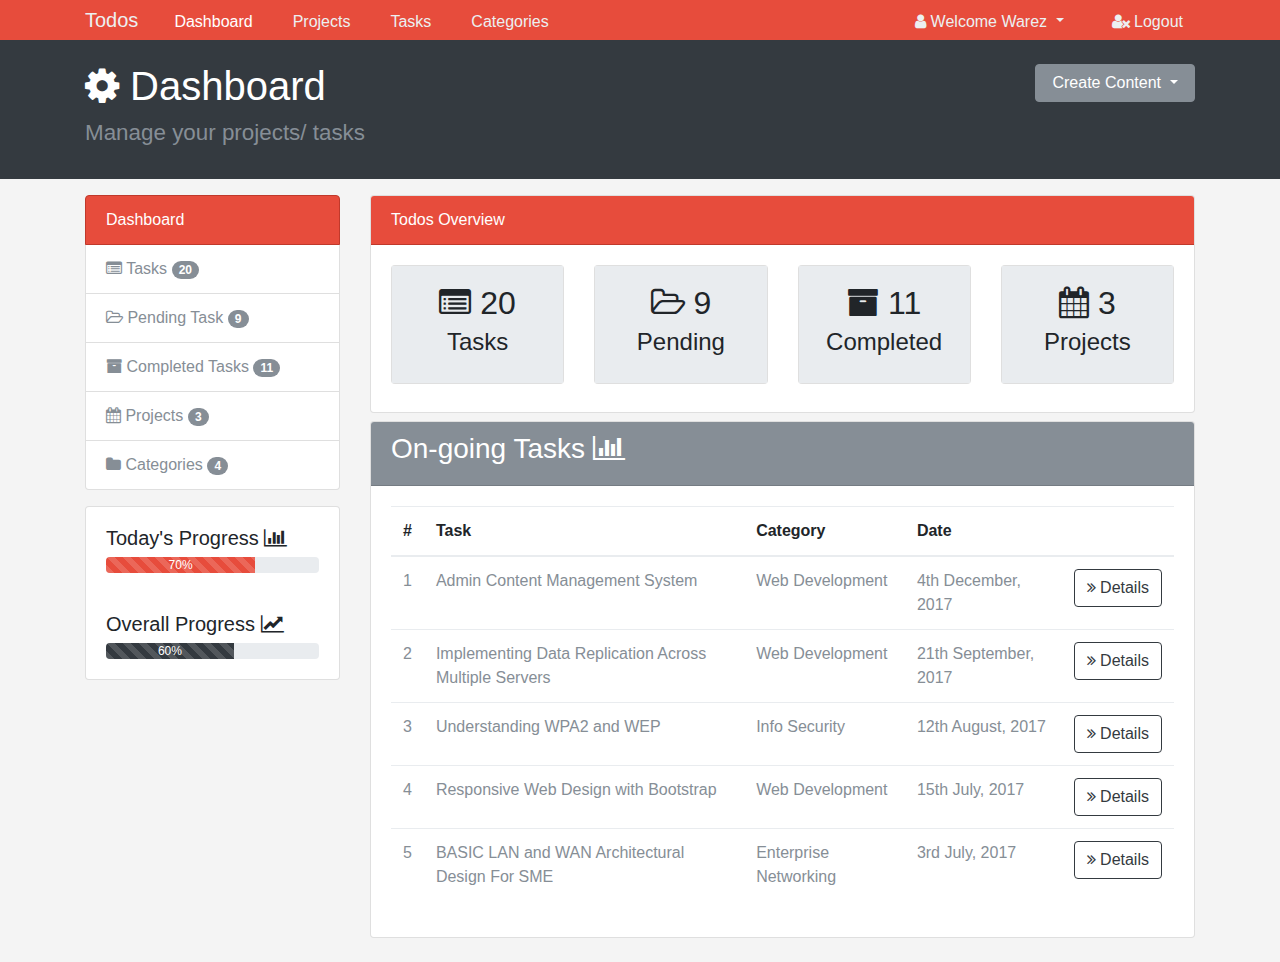
<file: index.html>
<!DOCTYPE html>
<html lang="en">
<head>
  <meta charset="UTF-8">
  <meta name="viewport" content="width=device-width, initial-scale=1.0">
  <meta http-equiv="X-UA-Compatible" content="ie=edge">

  <link rel="stylesheet" href="css/font-awesome.min.css">
  <link rel="stylesheet" href="css/bootstrap.css">
  <link rel="stylesheet" href="css/style.css">
  <title>Todo Templates</title>
</head>
<body>
  <nav class="navbar navbar-expand-md navbar-dark main-color-bg p-0">
    <div class="container">
      <button class="navbar-toggler mr-auto ml-2" type="button" data-toggle="collapse" data-toggle="collapse" data-target="#navbarNav">
        <span class="navbar-toggler-icon"></span>
      </button>
      <a href="index.html" class="navbar-brand mr-3">Todos</a>

      <div class="collapse navbar-collapse" id="navbarNav">
        <ul class="navbar-nav">
          <li class="nav-item px-2">
            <a href="index.html" class="nav-link active">Dashboard</a>
          </li>
          <li class="nav-item px-2">
            <a href="projects.html" class="nav-link">Projects</a>
          </li>
          <li class="nav-item px-2">
            <a href="tasks.html" class="nav-link">Tasks</a>
          </li>
          <li class="nav-item px-2">
            <a href="categories.html" class="nav-link">Categories</a>
          </li>
        </ul>
        <ul class="navbar-nav ml-auto">
          <li class="nav-item dropdown mr-3 ml-2">
            <a href="" class="nav-link dropdown-toggle" data-toggle="dropdown">
              <i class="fa fa-user"></i> Welcome Warez
            </a>
            <div class="dropdown-menu p-0 text-light">
              <a href="profile.html" class="dropdown-item"><i class="fa fa-user-circle"></i>Profile</a>
              <a href="settings.html" class="dropdown-item"><i class="fa fa-gear"></i>Setting</a>
            </div>
          </li>
          <li class="nav-item ml-2">
            <a href="login.html" class="nav-link"> 
              <i class="fa fa-user-times"></i> Logout
            </a>
          </li>
        </ul>
      </div>
    </div>

  </nav>

  
  
  <!--HEADER SECTION -->
  <header id="main-header" class="py-4 bg-dark text-white">
    <div class="container">
      <div class="row">
        <div class="col-md-10 text-md-left">
          <h1>
            <i class="fa fa-gear"></i> Dashboard 
          </h1>
          <h3><small class="text-muted">Manage your projects/ tasks</small></h3>
        </div>
        <div class="col-md-2">
          <div class="dropdown">
            <a href="" class="btn btn-secondary nav-link dropdown-toggle" data-toggle="dropdown">
              Create Content
            </a>
            <div class="dropdown-menu p-0 text-light">
              <a href="addProject.html" class="dropdown-item"><i class="fa fa-calendar"></i> Add Project</a>
              <a href="addTask.html" class="dropdown-item"><i class="fa fa-file"></i> Add Task</a>
              <a href="addCategory.html" class="dropdown-item"><i class="fa fa-folder-o"></i> Add Category</a>
            </div>
          </div>
        </div>
      </div>
    </div>
  </header>
  <!--Breadcrum-

  <section id="breadcrumb" class="mt-3">
    <div class="container">
      <ol class="breadcrumb">
        <li class="active">Dashboard</li>
      </ol>
    </div>
  </section>
-->
  <section id="main" class="mt-3 mb-3">
    <div class="container">
      <div class="row">
        <div class="col-md-3">
          <div class="list-group">
            <a href="#" class="list-group-item active main-color-bg">
              Dashboard
            </a>
            <a href="#" class="list-group-item list-group-item-action disabled"><i class="fa fa-list-alt"></i> Tasks  
            <span class="badge badge-pill badge-secondary">20</span>
            </a>
            <a href="#" class="list-group-item list-group-item-action disabled"><i class="fa fa-folder-open-o"></i> Pending Task 
            <span class="badge badge-pill badge-secondary">9</span>
            </a>
            <a href="#" class="list-group-item list-group-item-action disabled"><i class="fa fa-archive"></i> Completed Tasks
            <span class="badge badge-pill badge-secondary">11</span>
            </a>
            <a href="#" class="list-group-item list-group-item-action disabled"> <i class="fa fa-calendar"></i> Projects
            <span class="badge badge-pill badge-secondary">3</span>
            </a>  
            <a href="#" class="list-group-item list-group-item-action disabled"> <i class="fa fa-folder"></i> Categories
            <span class="badge badge-pill badge-secondary">4</span>
            </a>  
          </div>
          <!--Task Status Progress Bar -->
          <div class="card mt-3 mb-3">
            <div class="card-body">
              <h5>Today's Progress <i class="fa fa-bar-chart"></i></h5>
              <div class="progress">
                <div class="progress-bar progress-bar-striped main-color-bg" role="progressbar" style="width: 70%" aria-valuenow="70" aria-valuemin="0" aria-valuemax="100">70%</div>
              </div>
            </div>
            <div class="card-body">
                <h5>Overall Progress <i class="fa fa-line-chart"></i></h5>
                <div class="progress">
                  <div class="progress-bar progress-bar-striped bg-dark" role="progressbar" style="width: 60%" aria-valuenow="60" aria-valuemin="0" aria-valuemax="100">60%</div>
                </div>
              </div>
          </div>
        </div>

        <!--TODOS Overview -->
        <div class="col-md-9">
          <div class="card">
            <div class="card-header main-color-bg">
              Todos Overview
            </div>
            <div class="card-body">
              <div class="row">
                <div class="col-md-3 mb-2">
                  <div class="card">
                    <div class="card-body bg-faded text-center">
                      <h2><i class="fa fa-list-alt"></i> 20</h2>
                      <h4>Tasks</h4>
                    </div>
                  </div>
                </div> 
                <div class="col-md-3 mb-2">
                  <div class="card">
                    <div class="card-body bg-faded text-center">
                      <h2><i class="fa fa-folder-open-o"></i> 9</h2>
                      <h4>Pending</h4>
                    </div>
                  </div>
                </div> 
                <div class="col-md-3 mb-2">
                  <div class="card">
                    <div class="card-body bg-faded text-center">
                      <h2><i class="fa fa-archive"></i> 11</h2>
                      <h4>Completed</h4>
                    </div>
                  </div>
                </div> 
                <div class="col-md-3 mb-2">
                  <div class="card">
                    <div class="card-body bg-faded text-center">
                      <h2><i class="fa fa-calendar"></i> 3</h2>
                      <h4>Projects</h4>
                    </div>
                  </div>
                </div> 
              </div>             
            </div>            
          </div>
          <div class="card mt-2 mb-2">
            <div class="card-header bg-secondary text-white">
              <h3>On-going Tasks <i class="fa fa-bar-chart"></i></h3>
            </div>
            <div class="card-body">
                <table class="table table-hover">
                    <thead class="thead-dark">
                      <tr>
                        <th>#</th>
                        <th>Task</th>
                        <th>Category</th>
                        <th>Date</th>
                        <th></th>
                      </tr>
                    </thead>
                    <tbody class="text-secondary">
                      <tr>
                        <td scope="row">1</td>
                        <td>Admin Content Management System</td>
                        <td>Web Development</td>
                        <td>4th December, 2017</td>
                        <td><a href="tasksDetails.html" class="btn btn-light btn-outline-dark"><i class="fa fa-angle-double-right"></i> Details</a></td>
                      </tr>
                      <tr>
                        <td scope="row">2</td>
                        <td>Implementing Data Replication Across Multiple Servers</td>
                        <td>Web Development</td>
                        <td>21th September, 2017</td>
                        <td><a href="tasksDetails.html" class="btn btn-light btn-outline-dark"><i class="fa fa-angle-double-right"></i> Details</a></td>
                      </tr>
                      <tr>
                        <td scope="row">3</td>
                        <td>Understanding WPA2 and WEP</td>
                        <td>Info Security</td>
                        <td>12th August, 2017</td>
                        <td><a href="tasksDetails.html" class="btn btn-light btn-outline-dark"><i class="fa fa-angle-double-right"></i> Details</a></td>
                      </tr>
                      <tr>
                        <td scope="row">4</td>
                        <td>Responsive Web Design with Bootstrap</td>
                        <td>Web Development</td>
                        <td>15th July, 2017</td>
                        <td><a href="tasksDetails.html" class="btn btn-light btn-outline-dark"><i class="fa fa-angle-double-right"></i> Details</a></td>
                      </tr>
                      <tr>
                        <td scope="row">5</td>
                        <td>BASIC LAN and WAN Architectural Design For SME</td>
                        <td>Enterprise Networking</td>
                        <td>3rd July, 2017</td>
                        <td><a href="tasksDetails.html" class="btn btn-light btn-outline-dark"><i class="fa fa-angle-double-right"></i> Details</a></td>
                      </tr>
                    </tbody>
                  </table>  
                
            </div>
          </div>
        </div>
      </div>
    </div>
  </section> 

  <script src="https://code.jquery.com/jquery-3.2.1.slim.min.js" integrity="sha384-KJ3o2DKtIkvYIK3UENzmM7KCkRr/rE9/Qpg6aAZGJwFDMVNA/GpGFF93hXpG5KkN" crossorigin="anonymous"></script>
  <script src="https://cdnjs.cloudflare.com/ajax/libs/popper.js/1.12.3/umd/popper.min.js" integrity="sha384-vFJXuSJphROIrBnz7yo7oB41mKfc8JzQZiCq4NCceLEaO4IHwicKwpJf9c9IpFgh" crossorigin="anonymous"></script>
  <script src="https://maxcdn.bootstrapcdn.com/bootstrap/4.0.0-beta.2/js/bootstrap.min.js" integrity="sha384-alpBpkh1PFOepccYVYDB4do5UnbKysX5WZXm3XxPqe5iKTfUKjNkCk9SaVuEZflJ" crossorigin="anonymous"></script>
</body>
</html>
</file>
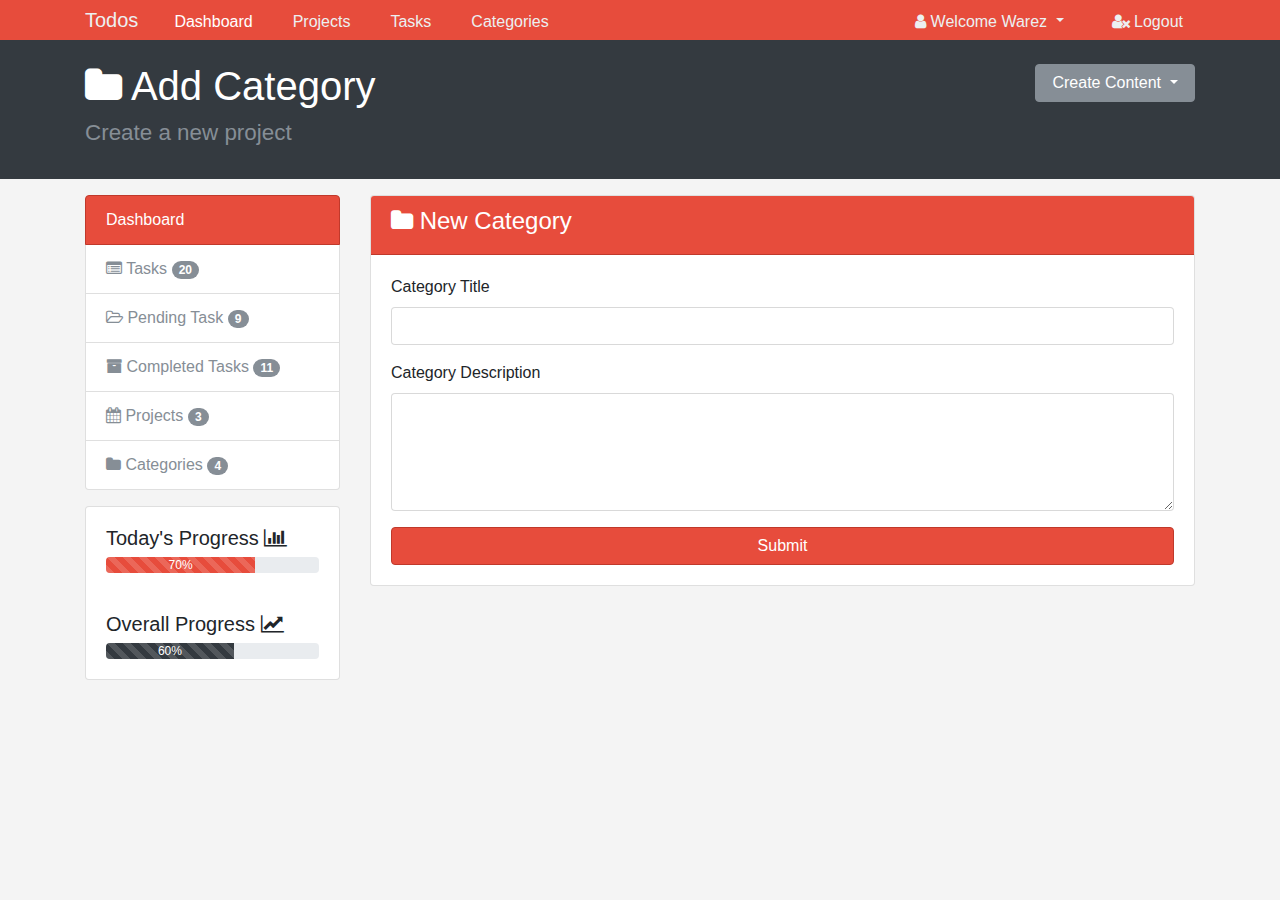
<file: addCategory.html>
<!DOCTYPE html>
<html lang="en">
<head>
  <meta charset="UTF-8">
  <meta name="viewport" content="width=device-width, initial-scale=1.0">
  <meta http-equiv="X-UA-Compatible" content="ie=edge">

  <link rel="stylesheet" href="css/font-awesome.min.css">
  <link rel="stylesheet" href="css/bootstrap.css">
  <link rel="stylesheet" href="css/style.css">
  <title>Todo Templates</title>
</head>
<body>
  <nav class="navbar navbar-expand-md navbar-dark main-color-bg p-0">
    <div class="container">
      <button class="navbar-toggler mr-auto ml-2" type="button" data-toggle="collapse" data-toggle="collapse" data-target="#navbarNav"> 
        <span class="navbar-toggler-icon"></span>
      </button>
      <a href="index.html" class="navbar-brand mr-3">Todos</a>

      <div class="collapse navbar-collapse" id="navbarNav">
        <ul class="navbar-nav">
          <li class="nav-item px-2">
            <a href="index.html" class="nav-link active">Dashboard</a>
          </li>
          <li class="nav-item px-2">
            <a href="projects.html" class="nav-link">Projects</a>
          </li>
          <li class="nav-item px-2">
            <a href="tasks.html" class="nav-link">Tasks</a>
          </li>
          <li class="nav-item px-2">
            <a href="categories.html" class="nav-link">Categories</a>
          </li>
        </ul>
        <ul class="navbar-nav ml-auto">
          <li class="nav-item dropdown mr-3 ml-2">
            <a href="" class="nav-link dropdown-toggle" data-toggle="dropdown">
              <i class="fa fa-user"></i> Welcome Warez
            </a>
            <div class="dropdown-menu p-0 text-light">
              <a href="profile.html" class="dropdown-item"><i class="fa fa-user-circle"></i>Profile</a>
              <a href="settings.html" class="dropdown-item"><i class="fa fa-gear"></i>Setting</a>
            </div>
          </li>
          <li class="nav-item ml-2">
            <a href="login.html" class="nav-link"> 
              <i class="fa fa-user-times"></i> Logout
            </a>
          </li>
        </ul>
      </div>
    </div>

  </nav>

  
  
  <!--HEADER SECTION -->
  <header id="main-header" class="py-4 bg-dark text-white">
    <div class="container">
      <div class="row">
        <div class="col-md-10 text-md-left">
          <h1>
            <i class="fa fa-folder"></i> Add Category 
          </h1>
          <h3><small class="text-muted">Create a new project</small></h3>
        </div>
        <div class="col-md-2">
          <div class="dropdown">
            <a href="" class="btn btn-secondary nav-link dropdown-toggle" data-toggle="dropdown">
              Create Content
            </a>
            <div class="dropdown-menu p-0 text-light">
              <a href="addProject.html" class="dropdown-item"><i class="fa fa-calendar"></i> Add Project</a>
              <a href="addTask.html" class="dropdown-item"><i class="fa fa-file"></i> Add Task</a>
              <a href="addCategory.html" class="dropdown-item"><i class="fa fa-folder-o"></i> Add Category</a>
            </div>
          </div>
        </div>
      </div>
    </div>
  </header>
  
  <section id="main" class="mt-3 mb-3">
    <div class="container">
      <div class="row">
        <div class="col-md-3">
          <div class="list-group">
            <a href="#" class="list-group-item active main-color-bg">
              Dashboard
            </a>
            <a href="#" class="list-group-item list-group-item-action disabled"><i class="fa fa-list-alt"></i> Tasks  
            <span class="badge badge-pill badge-secondary">20</span>
            </a>
            <a href="#" class="list-group-item list-group-item-action disabled"><i class="fa fa-folder-open-o"></i> Pending Task 
            <span class="badge badge-pill badge-secondary">9</span>
            </a>
            <a href="#" class="list-group-item list-group-item-action disabled"><i class="fa fa-archive"></i> Completed Tasks
            <span class="badge badge-pill badge-secondary">11</span>
            </a>
            <a href="#" class="list-group-item list-group-item-action disabled"> <i class="fa fa-calendar"></i> Projects
            <span class="badge badge-pill badge-secondary">3</span>
            </a>  
            <a href="#" class="list-group-item list-group-item-action disabled"> <i class="fa fa-folder"></i> Categories
            <span class="badge badge-pill badge-secondary">4</span>
            </a>  
          </div>
          <!--Task Status Progress Bar -->
          <div class="card mt-3 mb-3">
            <div class="card-body">
              <h5>Today's Progress <i class="fa fa-bar-chart"></i></h5>
              <div class="progress">
                <div class="progress-bar progress-bar-striped main-color-bg" role="progressbar" style="width: 70%" aria-valuenow="70" aria-valuemin="0" aria-valuemax="100">70%</div>
              </div>
            </div>
            <div class="card-body">
                <h5>Overall Progress <i class="fa fa-line-chart"></i></h5>
                <div class="progress">
                  <div class="progress-bar progress-bar-striped bg-dark" role="progressbar" style="width: 60%" aria-valuenow="60" aria-valuemin="0" aria-valuemax="100">60%</div>
                </div>
              </div>
          </div>
        </div>

        <!--Add Category form-->
        <div class="col-md-9">
          <div class="card">
            <div class="card-header main-color-bg">
              <h4> <i class="fa fa-folder"></i> New Category</h4>
            </div>
            <div class="card-body">
              <form >
                <div class="form-group">
                  <label for="title" class="form-control-label">Category Title</label>
                  <input type="text" class="form-control">
                </div>                
    
                <div class="form-group">
                  <label for="body">Category Description</label>
                  <textarea class="form-control" rows="5" ></textarea>
                </div>
                <input type="submit" value="Submit" class="btn btn-block main-color-bg"/>
              </form>         
            </div>            
          </div>          
        </div>
      </div>
    </div>
  </section> 

 
  <script src="https://code.jquery.com/jquery-3.2.1.slim.min.js" integrity="sha384-KJ3o2DKtIkvYIK3UENzmM7KCkRr/rE9/Qpg6aAZGJwFDMVNA/GpGFF93hXpG5KkN" crossorigin="anonymous"></script>
  
  <script src="https://cdnjs.cloudflare.com/ajax/libs/popper.js/1.12.3/umd/popper.min.js" integrity="sha384-vFJXuSJphROIrBnz7yo7oB41mKfc8JzQZiCq4NCceLEaO4IHwicKwpJf9c9IpFgh" crossorigin="anonymous"></script>
  <script src="https://maxcdn.bootstrapcdn.com/bootstrap/4.0.0-beta.2/js/bootstrap.min.js" integrity="sha384-alpBpkh1PFOepccYVYDB4do5UnbKysX5WZXm3XxPqe5iKTfUKjNkCk9SaVuEZflJ" crossorigin="anonymous"></script>
</body>
</html>
</file>
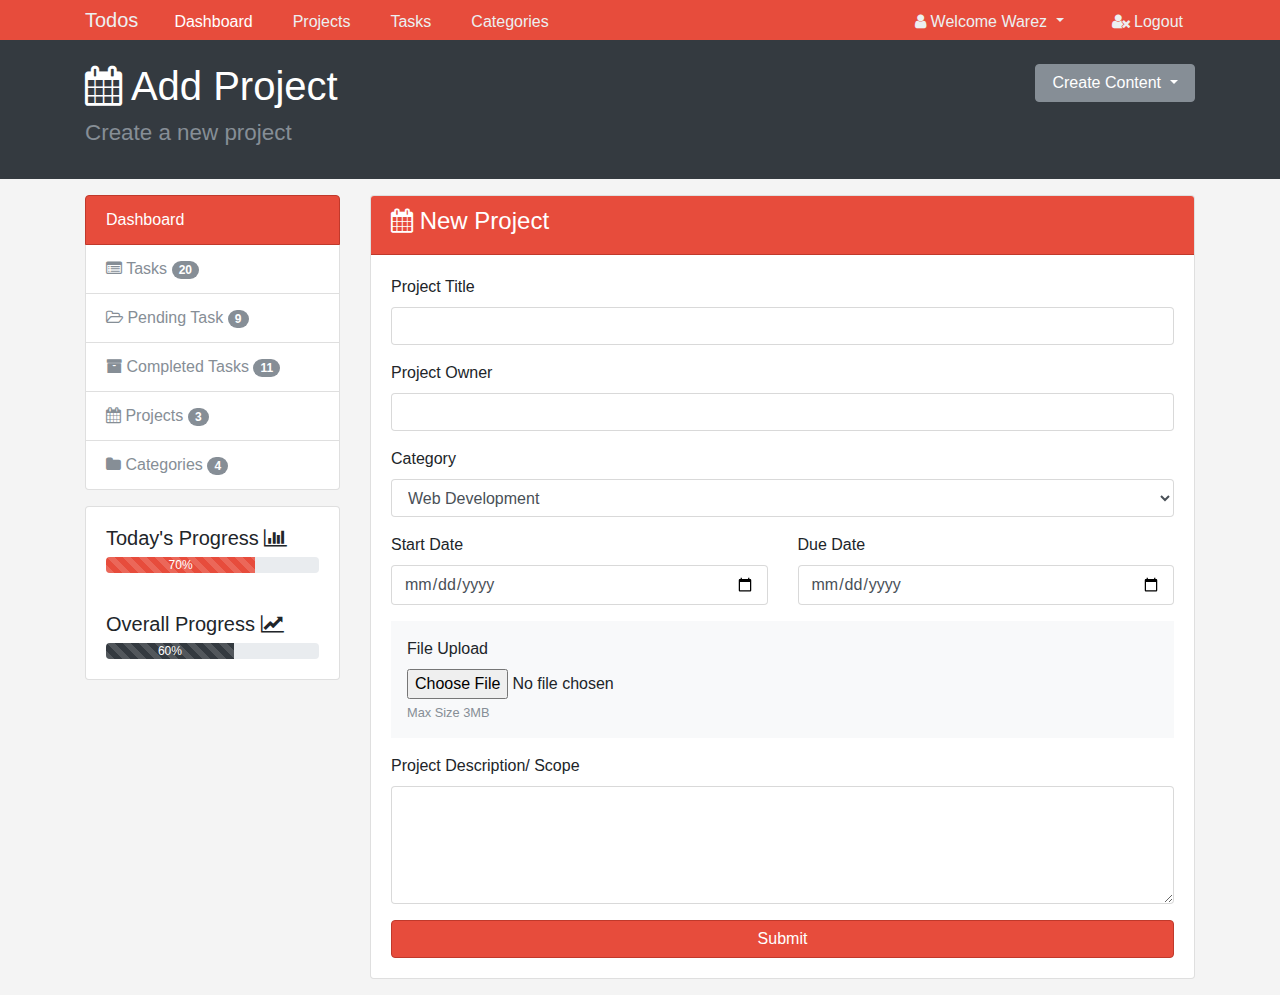
<file: addProject.html>
<!DOCTYPE html>
<html lang="en">
<head>
  <meta charset="UTF-8">
  <meta name="viewport" content="width=device-width, initial-scale=1.0">
  <meta http-equiv="X-UA-Compatible" content="ie=edge">

  <link rel="stylesheet" href="css/font-awesome.min.css">
  <link rel="stylesheet" href="css/bootstrap.css">
  <link rel="stylesheet" href="css/style.css">
  <title>Todo Templates</title>
</head>
<body>
  <nav class="navbar navbar-expand-md navbar-dark main-color-bg p-0">
    <div class="container">
      <button class="navbar-toggler mr-auto ml-2" type="button" data-toggle="collapse" data-toggle="collapse" data-target="#navbarNav"> 
        <span class="navbar-toggler-icon"></span>
      </button>
      <a href="index.html" class="navbar-brand mr-3">Todos</a>

      <div class="collapse navbar-collapse" id="navbarNav">
        <ul class="navbar-nav">
          <li class="nav-item px-2">
            <a href="index.html" class="nav-link active">Dashboard</a>
          </li>
          <li class="nav-item px-2">
            <a href="projects.html" class="nav-link">Projects</a>
          </li>
          <li class="nav-item px-2">
            <a href="tasks.html" class="nav-link">Tasks</a>
          </li>
          <li class="nav-item px-2">
            <a href="categories.html" class="nav-link">Categories</a>
          </li>
        </ul>
        <ul class="navbar-nav ml-auto">
          <li class="nav-item dropdown mr-3 ml-2">
            <a href="" class="nav-link dropdown-toggle" data-toggle="dropdown">
              <i class="fa fa-user"></i> Welcome Warez
            </a>
            <div class="dropdown-menu p-0 text-light">
              <a href="profile.html" class="dropdown-item"><i class="fa fa-user-circle"></i>Profile</a>
              <a href="settings.html" class="dropdown-item"><i class="fa fa-gear"></i>Setting</a>
            </div>
          </li>
          <li class="nav-item ml-2">
            <a href="login.html" class="nav-link"> 
              <i class="fa fa-user-times"></i> Logout
            </a>
          </li>
        </ul>
      </div>
    </div>

  </nav>

  
  
  <!--HEADER SECTION -->
  <header id="main-header" class="py-4 bg-dark text-white">
    <div class="container">
      <div class="row">
        <div class="col-md-10 text-md-left">
          <h1>
            <i class="fa fa-calendar"></i> Add Project 
          </h1>
          <h3><small class="text-muted">Create a new project</small></h3>
        </div>
        <div class="col-md-2">
          <div class="dropdown">
            <a href="" class="btn btn-secondary nav-link dropdown-toggle" data-toggle="dropdown">
              Create Content
            </a>
            <div class="dropdown-menu p-0 text-light">
              <a href="addProject.html" class="dropdown-item"><i class="fa fa-calendar"></i> Add Project</a>
              <a href="addTask.html" class="dropdown-item"><i class="fa fa-file"></i> Add Task</a>
              <a href="addCategory.html" class="dropdown-item"><i class="fa fa-folder-o"></i> Add Category</a>
            </div>
          </div>
        </div>
      </div>
    </div>
  </header>
  <!--Breadcrum

  <section id="breadcrumb" class="mt-3">
    <div class="container">
      <ol class="breadcrumb">
        <li class="active">Dashboard</li>
      </ol>
    </div>
  </section>
  -->
  
  <section id="main" class="mt-3 mb-3">
    <div class="container">
      <div class="row">
        <div class="col-md-3">
          <div class="list-group">
            <a href="#" class="list-group-item active main-color-bg">
              Dashboard
            </a>
            <a href="#" class="list-group-item list-group-item-action disabled"><i class="fa fa-list-alt"></i> Tasks  
            <span class="badge badge-pill badge-secondary">20</span>
            </a>
            <a href="#" class="list-group-item list-group-item-action disabled"><i class="fa fa-folder-open-o"></i> Pending Task 
            <span class="badge badge-pill badge-secondary">9</span>
            </a>
            <a href="#" class="list-group-item list-group-item-action disabled"><i class="fa fa-archive"></i> Completed Tasks
            <span class="badge badge-pill badge-secondary">11</span>
            </a>
            <a href="#" class="list-group-item list-group-item-action disabled"> <i class="fa fa-calendar"></i> Projects
            <span class="badge badge-pill badge-secondary">3</span>
            </a>  
            <a href="#" class="list-group-item list-group-item-action disabled"> <i class="fa fa-folder"></i> Categories
            <span class="badge badge-pill badge-secondary">4</span>
            </a>  
          </div>
          <!--Task Status Progress Bar -->
          <div class="card mt-3 mb-3">
            <div class="card-body">
              <h5>Today's Progress <i class="fa fa-bar-chart"></i></h5>
              <div class="progress">
                <div class="progress-bar progress-bar-striped main-color-bg" role="progressbar" style="width: 70%" aria-valuenow="70" aria-valuemin="0" aria-valuemax="100">70%</div>
              </div>
            </div>
            <div class="card-body">
                <h5>Overall Progress <i class="fa fa-line-chart"></i></h5>
                <div class="progress">
                  <div class="progress-bar progress-bar-striped bg-dark" role="progressbar" style="width: 60%" aria-valuenow="60" aria-valuemin="0" aria-valuemax="100">60%</div>
                </div>
              </div>
          </div>
        </div>

        <!--Add project form -->
        <div class="col-md-9">
          <div class="card">
            <div class="card-header main-color-bg">
              <h4> <i class="fa fa-calendar"></i> New Project</h4>
            </div>
            <div class="card-body">
              <form >
                <div class="form-group">
                  <label for="title" class="form-control-label">Project Title</label>
                  <input type="text" class="form-control">
                </div>
                <div class="form-group">
                  <label for="title" class="form-control-label">Project Owner</label>
                  <input type="text" class="form-control">
                </div>
                <div class="form-group">
                  <label for="category" class="form-control-label">Category</label>
                  <select class="form-control">
                    <option>Web Development</option>
                    <option>Info Security</option>
                    <option>Enterprise Networking</option>
                    <option>Graphic Design</option>
                    <option>IT Service Outsourcing</option>
                  </select> 
                </div>
                <div class="row">
                  <div class="col-md-6">
                    <div class="form-group">
                      <label for="title" class="form-control-label">Start Date</label>
                      <input type="date" class="form-control">
                    </div>
                  </div>
                  <div class="col-md-6">
                    <div class="form-group">
                      <label for="title" class="form-control-label">Due Date</label>
                      <input type="date" class="form-control">
                    </div>
                  </div>
                </div>
                <div class="form-group bg-light p-3">
                  <label for="file">File Upload</label>
                  <input type="file" class="form-control-file" id="file">
                  <small id="fileHelp" class="form-text text-muted">Max Size 3MB</small>
                </div>
    
                <div class="form-group">
                  <label for="body">Project Description/ Scope</label>
                  <textarea class="form-control" rows="5" ></textarea>
                </div>
                <input type="submit" value="Submit" class="btn btn-block main-color-bg"/>
              </form>         
            </div>            
          </div>          
        </div>
      </div>
    </div>
  </section> 
  

  <script src="https://code.jquery.com/jquery-3.2.1.slim.min.js" integrity="sha384-KJ3o2DKtIkvYIK3UENzmM7KCkRr/rE9/Qpg6aAZGJwFDMVNA/GpGFF93hXpG5KkN" crossorigin="anonymous"></script>
  <script src="https://cdnjs.cloudflare.com/ajax/libs/popper.js/1.12.3/umd/popper.min.js" integrity="sha384-vFJXuSJphROIrBnz7yo7oB41mKfc8JzQZiCq4NCceLEaO4IHwicKwpJf9c9IpFgh" crossorigin="anonymous"></script>
  <script src="https://maxcdn.bootstrapcdn.com/bootstrap/4.0.0-beta.2/js/bootstrap.min.js" integrity="sha384-alpBpkh1PFOepccYVYDB4do5UnbKysX5WZXm3XxPqe5iKTfUKjNkCk9SaVuEZflJ" crossorigin="anonymous"></script>
</body>
</html>
</file>
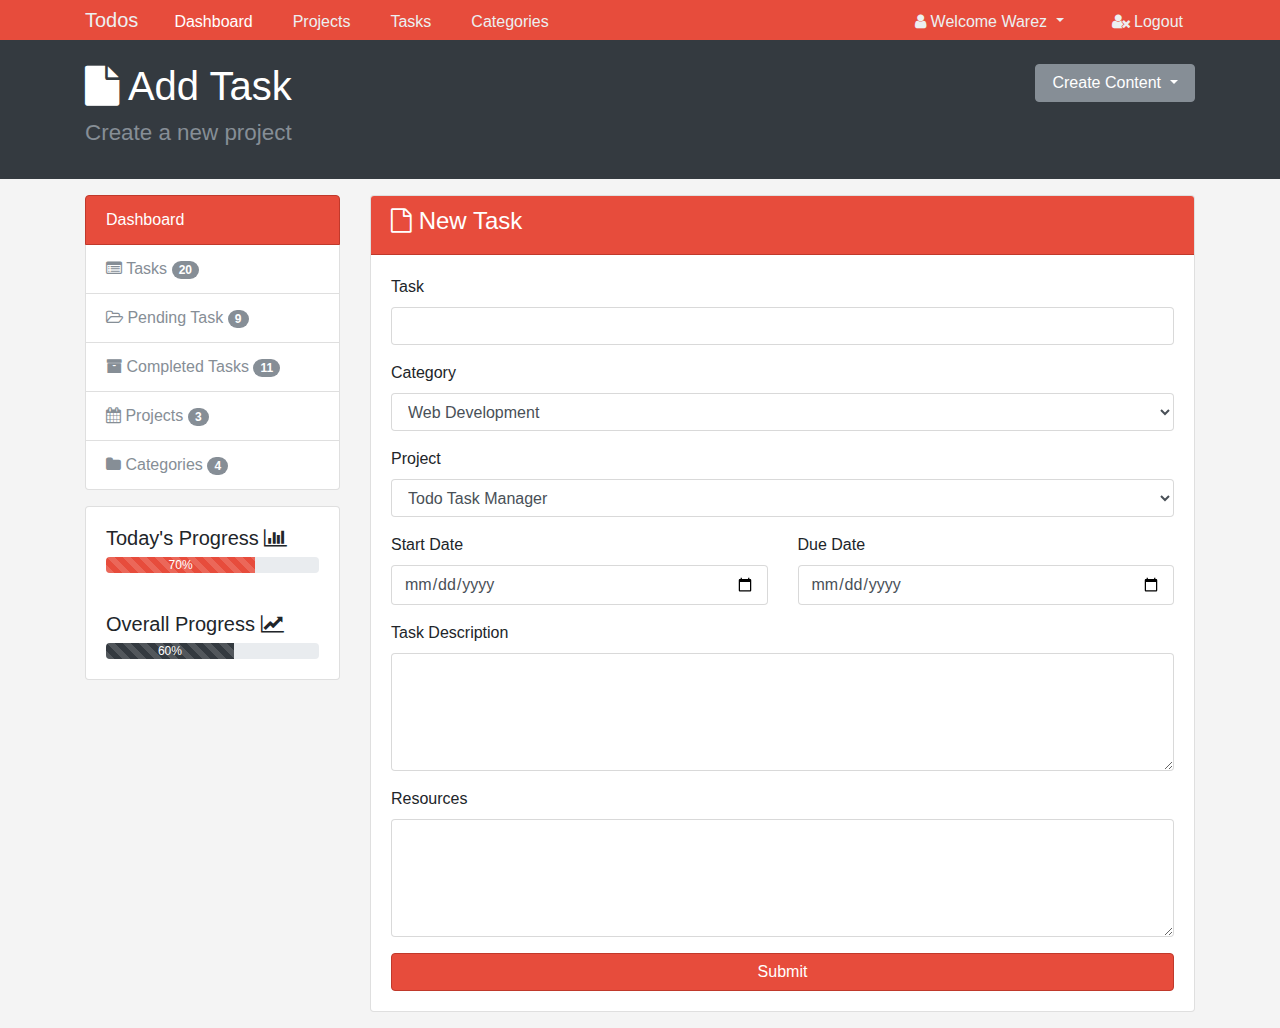
<file: addTask.html>
<!DOCTYPE html>
<html lang="en">
<head>
  <meta charset="UTF-8">
  <meta name="viewport" content="width=device-width, initial-scale=1.0">
  <meta http-equiv="X-UA-Compatible" content="ie=edge">

  <link rel="stylesheet" href="css/font-awesome.min.css">
  <link rel="stylesheet" href="css/bootstrap.css">
  <link rel="stylesheet" href="css/style.css">
  <title>Todo Templates</title>
</head>
<body>
  <nav class="navbar navbar-expand-md navbar-dark main-color-bg p-0">
    <div class="container">
      <button class="navbar-toggler mr-auto ml-2" type="button" data-toggle="collapse" data-toggle="collapse" data-target="#navbarNav"> 
        <span class="navbar-toggler-icon"></span>
      </button>
      <a href="index.html" class="navbar-brand mr-3">Todos</a>

      <div class="collapse navbar-collapse" id="navbarNav">
        <ul class="navbar-nav">
          <li class="nav-item px-2">
            <a href="index.html" class="nav-link active">Dashboard</a>
          </li>
          <li class="nav-item px-2">
            <a href="projects.html" class="nav-link">Projects</a>
          </li>
          <li class="nav-item px-2">
            <a href="tasks.html" class="nav-link">Tasks</a>
          </li>
          <li class="nav-item px-2">
            <a href="categories.html" class="nav-link">Categories</a>
          </li>
        </ul>
        <ul class="navbar-nav ml-auto">
          <li class="nav-item dropdown mr-3 ml-2">
            <a href="" class="nav-link dropdown-toggle" data-toggle="dropdown">
              <i class="fa fa-user"></i> Welcome Warez
            </a>
            <div class="dropdown-menu p-0 text-light">
              <a href="profile.html" class="dropdown-item"><i class="fa fa-user-circle"></i>Profile</a>
              <a href="settings.html" class="dropdown-item"><i class="fa fa-gear"></i>Setting</a>
            </div>
          </li>
          <li class="nav-item ml-2">
            <a href="login.html" class="nav-link"> 
              <i class="fa fa-user-times"></i> Logout
            </a>
          </li>
        </ul>
      </div>
    </div>

  </nav>

  
  
  <!--HEADER SECTION -->
  <header id="main-header" class="py-4 bg-dark text-white">
    <div class="container">
      <div class="row">
        <div class="col-md-10 text-md-left">
          <h1>
            <i class="fa fa-file"></i> Add Task 
          </h1>
          <h3><small class="text-muted">Create a new project</small></h3>
        </div>
        <div class="col-md-2">
          <div class="dropdown">
            <a href="" class="btn btn-secondary nav-link dropdown-toggle" data-toggle="dropdown">
              Create Content
            </a>
            <div class="dropdown-menu p-0 text-light">
              <a href="addProject.html" class="dropdown-item"><i class="fa fa-calendar"></i> Add Project</a>
              <a href="addTask.html" class="dropdown-item"><i class="fa fa-file"></i> Add Task</a>
              <a href="addCategory.html" class="dropdown-item"><i class="fa fa-folder-o"></i> Add Category</a>
            </div>
          </div>
        </div>
      </div>
    </div>
  </header>
    
  <section id="main" class="mt-3 mb-3">
    <div class="container">
      <div class="row">
        <div class="col-md-3">
          <div class="list-group">
            <a href="#" class="list-group-item active main-color-bg">
              Dashboard
            </a>
            <a href="#" class="list-group-item list-group-item-action disabled"><i class="fa fa-list-alt"></i> Tasks  
            <span class="badge badge-pill badge-secondary">20</span>
            </a>
            <a href="#" class="list-group-item list-group-item-action disabled"><i class="fa fa-folder-open-o"></i> Pending Task 
            <span class="badge badge-pill badge-secondary">9</span>
            </a>
            <a href="#" class="list-group-item list-group-item-action disabled"><i class="fa fa-archive"></i> Completed Tasks
            <span class="badge badge-pill badge-secondary">11</span>
            </a>
            <a href="#" class="list-group-item list-group-item-action disabled"> <i class="fa fa-calendar"></i> Projects
            <span class="badge badge-pill badge-secondary">3</span>
            </a>  
            <a href="#" class="list-group-item list-group-item-action disabled"> <i class="fa fa-folder"></i> Categories
            <span class="badge badge-pill badge-secondary">4</span>
            </a>  
          </div>
          <!--Task Status Progress Bar -->
          <div class="card mt-3 mb-3">
            <div class="card-body">
              <h5>Today's Progress <i class="fa fa-bar-chart"></i></h5>
              <div class="progress">
                <div class="progress-bar progress-bar-striped main-color-bg" role="progressbar" style="width: 70%" aria-valuenow="70" aria-valuemin="0" aria-valuemax="100">70%</div>
              </div>
            </div>
            <div class="card-body">
                <h5>Overall Progress <i class="fa fa-line-chart"></i></h5>
                <div class="progress">
                  <div class="progress-bar progress-bar-striped bg-dark" role="progressbar" style="width: 60%" aria-valuenow="60" aria-valuemin="0" aria-valuemax="100">60%</div>
                </div>
              </div>
          </div>
        </div>

        <!--Add project form -->
        <div class="col-md-9">
          <div class="card">
            <div class="card-header main-color-bg">
              <h4> <i class="fa fa-file-o"></i> New Task</h4>
            </div>
            <div class="card-body">
              <form >
                <div class="form-group">
                  <label for="title" class="form-control-label">Task</label>
                  <input type="text" class="form-control">
                </div>
                <div class="form-group">
                  <label for="category" class="form-control-label">Category</label>
                  <select class="form-control">
                    <option>Web Development</option>
                    <option>Info Security</option>
                    <option>Enterprise Networking</option>
                    <option>Graphic Design</option>
                    <option>IT Service Outsourcing</option>
                  </select> 
                </div>
                <div class="form-group">
                    <label for="category" class="form-control-label">Project</label>
                    <select class="form-control">
                      <option>Todo Task Manager</option>
                      <option>-----------------</option>
                      <option>Self Task</option>
                    </select> 
                  </div>
                <div class="row">
                  <div class="col-md-6">
                    <div class="form-group">
                      <label for="title" class="form-control-label">Start Date</label>
                      <input type="date" class="form-control">
                    </div>
                  </div>
                  <div class="col-md-6">
                    <div class="form-group">
                      <label for="title" class="form-control-label">Due Date</label>
                      <input type="date" class="form-control">
                    </div>
                  </div>
                </div>    
                <div class="form-group">
                  <label for="body">Task Description</label>
                  <textarea class="form-control" rows="5" ></textarea>
                </div>
                <div class="form-group">
                    <label for="body">Resources</label>
                    <textarea class="form-control" rows="5" ></textarea>
                  </div>
                <input type="submit" value="Submit" class="btn btn-block main-color-bg"/>
              </form>         
            </div>            
          </div>          
        </div>
      </div>
    </div>
  </section> 
  

  <script src="https://code.jquery.com/jquery-3.2.1.slim.min.js" integrity="sha384-KJ3o2DKtIkvYIK3UENzmM7KCkRr/rE9/Qpg6aAZGJwFDMVNA/GpGFF93hXpG5KkN" crossorigin="anonymous"></script>
  <script src="https://cdnjs.cloudflare.com/ajax/libs/popper.js/1.12.3/umd/popper.min.js" integrity="sha384-vFJXuSJphROIrBnz7yo7oB41mKfc8JzQZiCq4NCceLEaO4IHwicKwpJf9c9IpFgh" crossorigin="anonymous"></script>
  <script src="https://maxcdn.bootstrapcdn.com/bootstrap/4.0.0-beta.2/js/bootstrap.min.js" integrity="sha384-alpBpkh1PFOepccYVYDB4do5UnbKysX5WZXm3XxPqe5iKTfUKjNkCk9SaVuEZflJ" crossorigin="anonymous"></script>
</body>
</html>
</file>
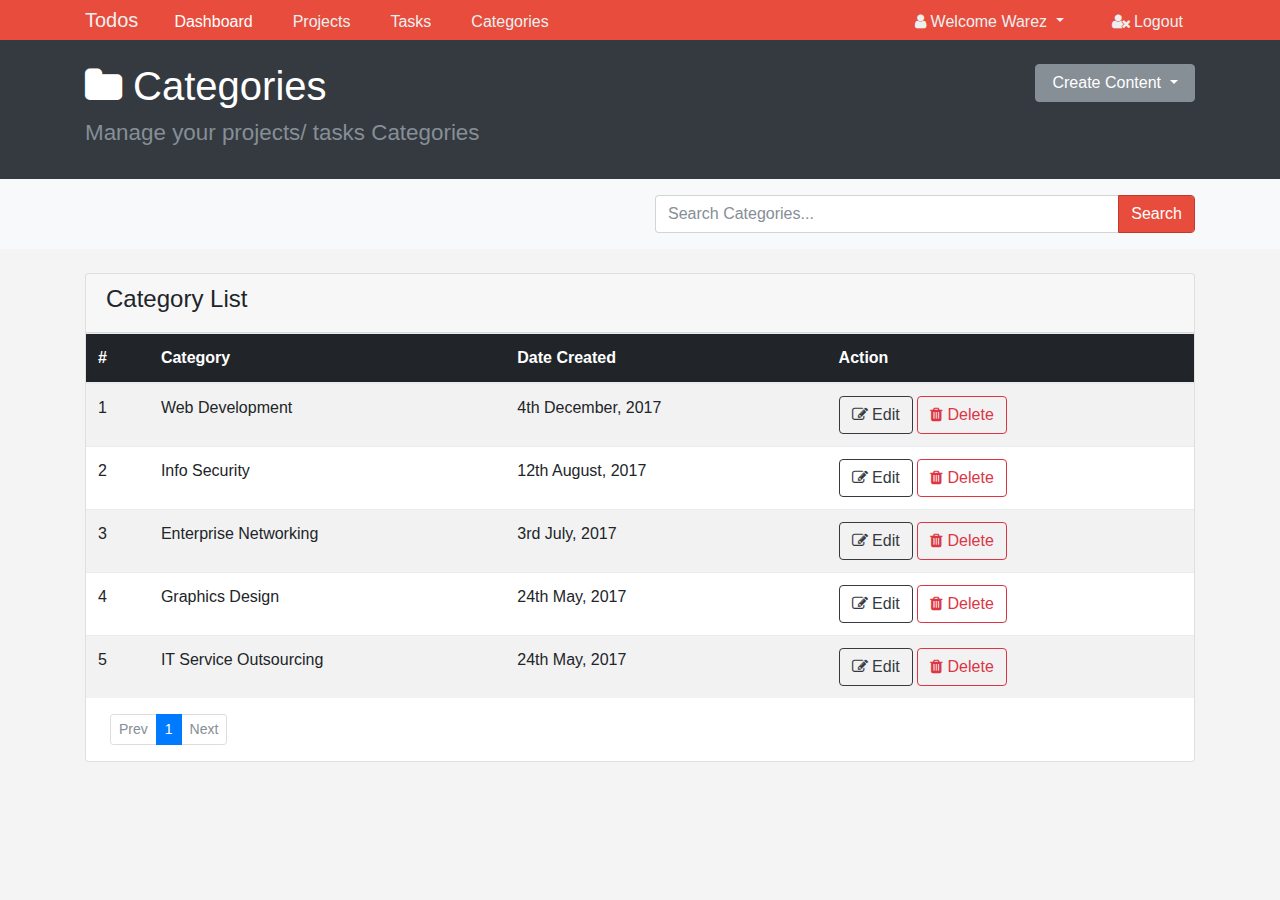
<file: categories.html>
<!DOCTYPE html>
<html lang="en">
<head>
  <meta charset="UTF-8">
  <meta name="viewport" content="width=device-width, initial-scale=1.0">
  <meta http-equiv="X-UA-Compatible" content="ie=edge">

  <link rel="stylesheet" href="css/font-awesome.min.css">
  <link rel="stylesheet" href="css/bootstrap.css">
  <link rel="stylesheet" href="css/style.css">
  <title>Admin Area</title>
</head>
<body>
  <nav class="navbar navbar-expand-md navbar-dark main-color-bg p-0">
    <div class="container">
      <button class="navbar-toggler mr-auto ml-2" type="button" data-toggle="collapse" data-toggle="collapse" data-target="#navbarNav">
        <span class="navbar-toggler-icon"></span>
      </button>
      <a href="index.html" class="navbar-brand mr-3">Todos</a>

      <div class="collapse navbar-collapse" id="navbarNav">
        <ul class="navbar-nav">
          <li class="nav-item px-2">
            <a href="index.html" class="nav-link active">Dashboard</a>
          </li>
          <li class="nav-item px-2">
            <a href="projects.html" class="nav-link">Projects</a>
          </li>
          <li class="nav-item px-2">
            <a href="tasks.html" class="nav-link">Tasks</a>
          </li>
          <li class="nav-item px-2">
            <a href="categories.html" class="nav-link">Categories</a>
          </li>
        </ul>
        <ul class="navbar-nav ml-auto">
          <li class="nav-item dropdown mr-3 ml-2">
            <a href="" class="nav-link dropdown-toggle" data-toggle="dropdown">
              <i class="fa fa-user"></i> Welcome Warez
            </a>
            <div class="dropdown-menu p-0 text-light">
              <a href="profile.html" class="dropdown-item"><i class="fa fa-user-circle"></i>Profile</a>
              <a href="settings.html" class="dropdown-item"><i class="fa fa-gear"></i>Setting</a>
            </div>
          </li>
          <li class="nav-item ml-2">
            <a href="login.html" class="nav-link"> 
              <i class="fa fa-user-times"></i> Logout
            </a>
          </li>
        </ul>
      </div>
    </div>

  </nav><!--HEADER SECTION -->
  <header id="main-header" class="py-4 bg-dark text-white">
      <div class="container">
        <div class="row">
          <div class="col-md-10 text-md-left">
            <h1>
              <i class="fa fa-folder"></i> Categories 
            </h1>
            <h3><small class="text-muted">Manage your projects/ tasks Categories</small></h3>
          </div>
          <div class="col-md-2">
            <div class="dropdown">
              <a href="" class="btn btn-secondary nav-link dropdown-toggle" data-toggle="dropdown">
                Create Content
              </a>
              <div class="dropdown-menu p-0 text-light">
                <a href="addProject.html" class="dropdown-item"><i class="fa fa-calendar"></i> Add Project</a>
                <a href="addTask.html" class="dropdown-item"><i class="fa fa-file"></i> Add Task</a>
                <a href="addCategory.html" class="dropdown-item"><i class="fa fa-folder-o"></i> Add Category</a>
              </div>
            </div>
          </div>
        </div>
      </div>
    </header>

  <!--Actions -->
  <section id="actions" class="py-3 mb-4 bg-light">
    <div class="container">
      <div class="row">
        <div class="col-md-6 ml-auto">
          <div class="input-group">
              <input type="text" class="form-control" placeholder="Search Categories...">
              <span class="input-group-btn"><button class="btn main-color-bg">Search</button></span>
          </div>
        </div>
        </div>
      </div>
    </div>
  </section>


  <!--Categories-->
  <section id="categories" class="mb-5">
    <div class="container">
      <div class="row">
        <div class="col">
          <div class="card">
            <div class="card-header">
              <h4>Category List</h4>
            </div>
            <table class="table table-striped">
              <thead class="thead-inverse">
                <tr>
                  <th>#</th>
                  <th>Category</th>
                  <th>Date Created</th>
                  <th>Action</th>
                </tr>
              </thead>
              <tbody>
                <tr>
                  <td scope="row">1</td>
                  <td>Web Development</td>
                  <td>4th December, 2017</td>
                  <td>
                    <a href="#" class="btn btn-light btn-outline-dark"><i class="fa fa-edit"></i> Edit</a> 
                    <a href="#" class="btn btn-danger btn-outline-danger"><i class="fa fa-trash"></i> Delete</a>
                  </td>
                </tr>
                <tr>
                  <td scope="row">2</td>
                  <td>Info Security</td>
                  <td>12th August, 2017</td>
                  <td>
                    <a href="#" class="btn btn-light btn-outline-dark"><i class="fa fa-edit"></i> Edit</a> 
                    <a href="#" class="btn btn-danger btn-outline-danger"><i class="fa fa-trash"></i> Delete</a>
                  </td>
                </tr>
                <tr>
                  <td scope="row">3</td>
                  <td>Enterprise Networking</td>
                  <td>3rd July, 2017</td>
                  <td>
                    <a href="#" class="btn btn-light btn-outline-dark"><i class="fa fa-edit"></i> Edit</a> 
                    <a href="#" class="btn btn-danger btn-outline-danger"><i class="fa fa-trash"></i> Delete</a>
                  </td>
                </tr>
                <tr>
                  <td scope="row">4</td>
                  <td>Graphics Design</td>
                  <td>24th May, 2017</td>
                  <td>
                    <a href="#" class="btn btn-light btn-outline-dark"><i class="fa fa-edit"></i> Edit</a> 
                    <a href="#" class="btn btn-danger btn-outline-danger"><i class="fa fa-trash"></i> Delete</a>
                  </td>
                </tr>
                <tr>
                  <td scope="row">5</td>
                  <td>IT Service Outsourcing</td>
                  <td>24th May, 2017</td>
                  <td>
                    <a href="#" class="btn btn-light btn-outline-dark"><i class="fa fa-edit"></i> Edit</a> 
                    <a href="#" class="btn btn-danger btn-outline-danger"><i class="fa fa-trash"></i> Delete</a>
                  </td>
                </tr>
              </tbody>
            </table>

            <nav class="ml-4">
              <ul class="pagination pagination-sm">
                <li class="page-item disabled"><a href="#" class="page-link">Prev</a></li>
                <li class="page-item active"><a href="#" class="page-link">1</a></li>
                <li class="page-item disabled"><a href="#" class="page-link">Next</a></li> 
              </ul>
            </nav>
          </div>
        </div>
        
      </div>
    </div>
  </section>
  
  <script src="https://code.jquery.com/jquery-3.2.1.slim.min.js" integrity="sha384-KJ3o2DKtIkvYIK3UENzmM7KCkRr/rE9/Qpg6aAZGJwFDMVNA/GpGFF93hXpG5KkN" crossorigin="anonymous"></script>
  <script src="https://cdnjs.cloudflare.com/ajax/libs/popper.js/1.12.3/umd/popper.min.js" integrity="sha384-vFJXuSJphROIrBnz7yo7oB41mKfc8JzQZiCq4NCceLEaO4IHwicKwpJf9c9IpFgh" crossorigin="anonymous"></script>
  <script src="https://maxcdn.bootstrapcdn.com/bootstrap/4.0.0-beta.2/js/bootstrap.min.js" integrity="sha384-alpBpkh1PFOepccYVYDB4do5UnbKysX5WZXm3XxPqe5iKTfUKjNkCk9SaVuEZflJ" crossorigin="anonymous"></script>
</body>
</html>
</file>
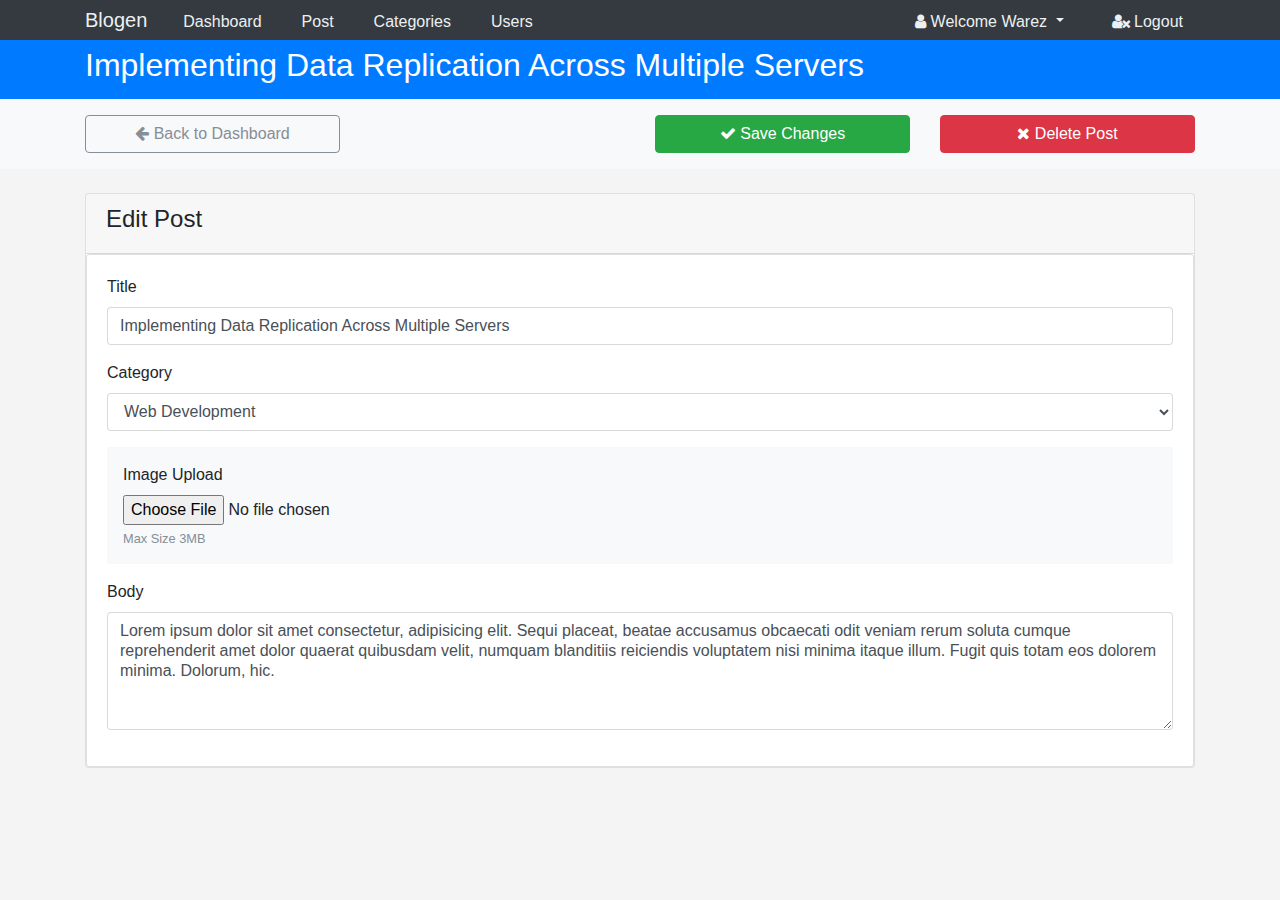
<file: details.html>
<!DOCTYPE html>
<html lang="en">
<head>
  <meta charset="UTF-8">
  <meta name="viewport" content="width=device-width, initial-scale=1.0">
  <meta http-equiv="X-UA-Compatible" content="ie=edge">

  <link rel="stylesheet" href="css/font-awesome.min.css">
  <link rel="stylesheet" href="css/bootstrap.css">
  <link rel="stylesheet" href="css/style.css">
  <title>Admin Area</title>
</head>
<body>
  <nav class="navbar navbar-expand-md navbar-dark bg-dark p-0">
    <div class="container">
      <button class="navbar-toggler mr-auto ml-2" type="button" data-toggle="collapse" data-toggle="collapse" data-target="#navbarNav">
        <span class="navbar-toggler-icon"></span>
      </button>
      <a href="index.html" class="navbar-brand mr-3">Blogen</a>

      <div class="collapse navbar-collapse" id="navbarNav">
        <ul class="navbar-nav">
          <li class="nav-item px-2">
            <a href="index.html" class="nav-link">Dashboard</a>
          </li>
          <li class="nav-item px-2">
            <a href="posts.html" class="nav-link">Post</a>
          </li><li class="nav-item px-2">
            <a href="categories.html" class="nav-link">Categories</a>
          </li>
          </li><li class="nav-item px-2">
            <a href="users.html" class="nav-link">Users</a>
          </li>
        </ul>
        <ul class="navbar-nav ml-auto">
          <li class="nav-item dropdown mr-3 ml-2">
            <a href="" class="nav-link dropdown-toggle" data-toggle="dropdown">
              <i class="fa fa-user"></i> Welcome Warez
            </a>
            <div class="dropdown-menu p-0 text-light">
              <a href="profile.html" class="dropdown-item"><i class="fa fa-user-circle"></i>Profile</a>
              <a href="settings.html" class="dropdown-item"><i class="fa fa-gear"></i>Setting</a>
            </div>
          </li>
          <li class="nav-item ml-2">
            <a href="login.html" class="nav-link"> 
              <i class="fa fa-user-times"></i> Logout
            </a>
          </li>
        </ul>
      </div>
    </div>

  </nav>
  
  <header id="main-header" class="py-2 bg-primary text-white">
    <div class="container">
      <div class="row">
        <div class="col">
          <h2>
              Implementing Data Replication Across Multiple Servers
          </h2>
        </div>
      </div>
    </div>
  </header>

  <!--Actions -->
  <section id="actions" class="py-3 mb-4 bg-light">
    <div class="container">
      <div class="row">
        <div class="col-md-3 mr-auto">
          <a href="index.html" class="btn btn-block btn-outline-secondary"><i class="fa fa-arrow-left"></i> Back to Dashboard</a>
        </div>
        <div class="col-md-3">
          <a href="index.html" class="btn btn-block btn-success"><i class="fa fa-check"></i> Save Changes</a>
        </div>
        <div class="col-md-3">
          <a href="index.html" class="btn btn-block btn-danger"><i class="fa fa-remove"></i> Delete Post</a>
        </div>
      </div>
    </div>
  </section>


  <!--Edit Posts-->
  <section id="edit-posts" class="mb-5">
    <div class="container">
      <div class="row">
        <div class="col">
          <div class="card">
            <div class="card-header">
              <h4>Edit Post</h4>
            </div>
            <div class="card">
              <div class="card-body">
                  <form >
                      <div class="form-group">
                        <label for="title" class="form-control-label">Title</label>
                        <input type="text" value="Implementing Data Replication Across Multiple Servers" class="form-control">
                      </div>
                      <div class="form-group">
                        <label for="category" class="form-control-label">Category</label>
                        <select class="form-control">
                          <option selected>Web Development</option>
                          <option>Info Security</option>
                          <option>Enterprise Networking</option>
                          <option>Graphic Design</option>
                          <option>IT Service Outsourcing</option>
                        </select> 
                      </div>
          
                      <div class="form-group bg-light p-3">
                        <label for="file">Image Upload</label>
                        <input type="file" class="form-control-file" id="file">
                        <small id="fileHelp" class="form-text text-muted">Max Size 3MB</small>
                      </div>
          
                      <div class="form-group">
                        <label for="body">Body</label>
                        <textarea class="form-control" rows="5" >Lorem ipsum dolor sit amet consectetur, adipisicing elit. Sequi placeat, beatae accusamus obcaecati odit veniam rerum soluta cumque reprehenderit amet dolor quaerat quibusdam velit, numquam blanditiis reiciendis voluptatem nisi minima itaque illum. Fugit quis totam eos dolorem minima. Dolorum, hic.</textarea>
                      </div>
                    </form>
              </div>
            </div>
          </div>
        </div>
        
      </div>
    </div>
  </section>
  
  <script src="https://code.jquery.com/jquery-3.2.1.slim.min.js" integrity="sha384-KJ3o2DKtIkvYIK3UENzmM7KCkRr/rE9/Qpg6aAZGJwFDMVNA/GpGFF93hXpG5KkN" crossorigin="anonymous"></script>
  <script src="https://cdnjs.cloudflare.com/ajax/libs/popper.js/1.12.3/umd/popper.min.js" integrity="sha384-vFJXuSJphROIrBnz7yo7oB41mKfc8JzQZiCq4NCceLEaO4IHwicKwpJf9c9IpFgh" crossorigin="anonymous"></script>
  <script src="https://maxcdn.bootstrapcdn.com/bootstrap/4.0.0-beta.2/js/bootstrap.min.js" integrity="sha384-alpBpkh1PFOepccYVYDB4do5UnbKysX5WZXm3XxPqe5iKTfUKjNkCk9SaVuEZflJ" crossorigin="anonymous"></script>
</body>
</html>
</file>
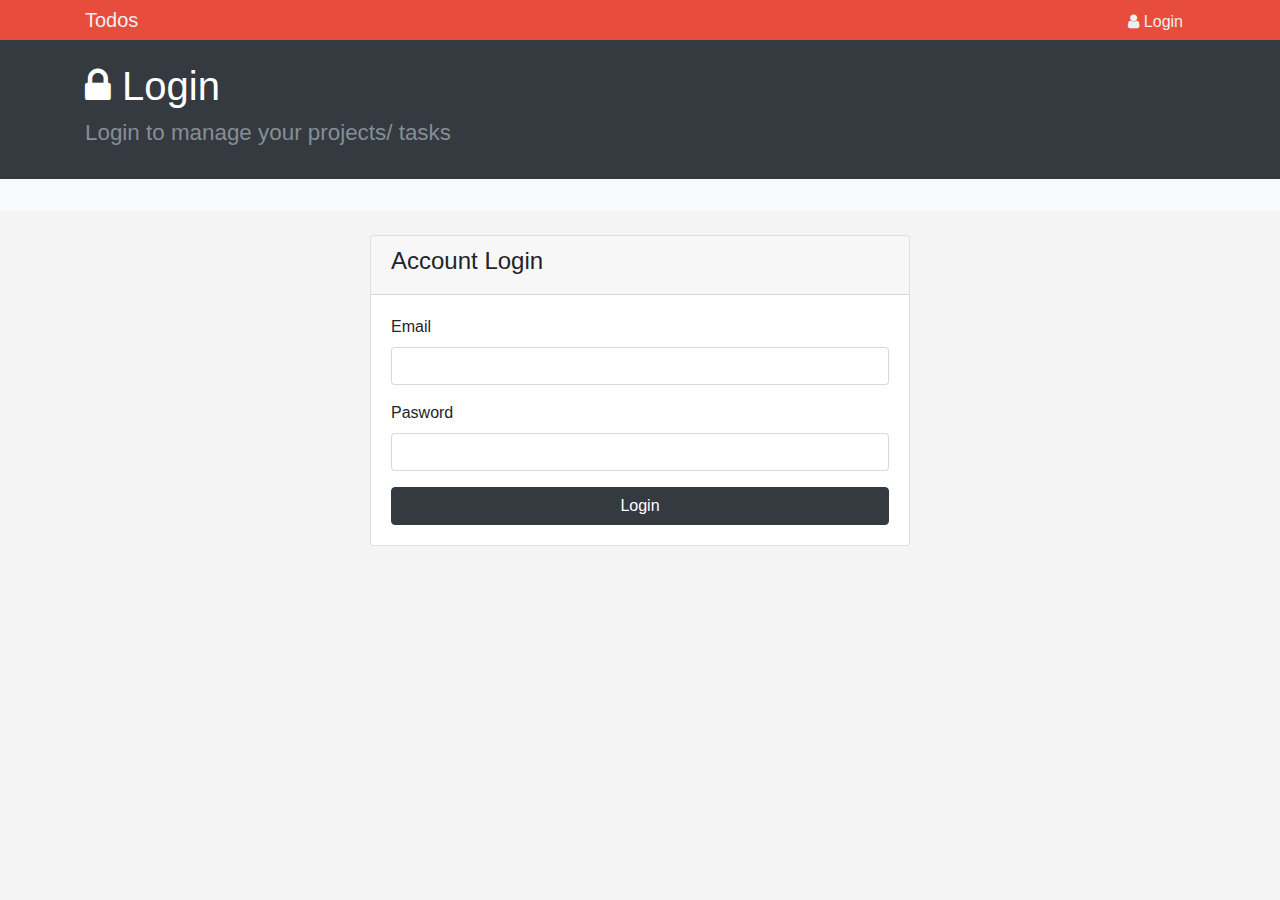
<file: login.html>
<!DOCTYPE html>
<html lang="en">
<head>
  <meta charset="UTF-8">
  <meta name="viewport" content="width=device-width, initial-scale=1.0">
  <meta http-equiv="X-UA-Compatible" content="ie=edge">

  <link rel="stylesheet" href="css/font-awesome.min.css">
  <link rel="stylesheet" href="css/bootstrap.css">
  <link rel="stylesheet" href="css/style.css">
  <title>Admin Area</title>
</head>
<body>
  <nav class="navbar navbar-expand-md navbar-dark main-color-bg p-0">
    <div class="container">
      <button class="navbar-toggler mr-auto ml-2" type="button" data-toggle="collapse" data-toggle="collapse" data-target="#navbarNav">
        <span class="navbar-toggler-icon"></span>
      </button>
      <a href="index.html" class="navbar-brand mr-3">Todos</a>

      <div class="collapse navbar-collapse" id="navbarNav">
        
        <ul class="navbar-nav ml-auto">          
          <li class="nav-item ml-2">
            <a href="login.html" class="nav-link"> 
              <i class="fa fa-user"></i> Login
            </a>
          </li>
        </ul>
      </div>
    </div>

  </nav>
  
   <!--HEADER SECTION -->
   <header id="main-header" class="py-4 bg-dark text-white">
      <div class="container">
        <div class="row">
          <div class="col-md-10 text-md-left">
            <h1>
              <i class="fa fa-lock"></i> Login 
            </h1>
            <h3><small class="text-muted">Login to manage your projects/ tasks</small></h3>
          </div>
          <div class="col-md-2">
            
            </div>
          </div>
        </div>
      </div>
    </header>

  <!--Actions -->
  <section id="actions" class="py-3 mb-4 bg-light">
    <div class="container">
      <div class="row">
        
      </div>
    </div>
  </section>


  <!--Login-->
  <section id="login" class="mb-5">
    <div class="container">
      <div class="row">
        <div class="col-md-6 mx-auto">
          <div class="card">
            <div class="card-header">
              <h4>Account Login</h4>
            </div>
            <div class="card-body">
              <form action="index.html">
                <div class="form-group">
                  <label for="email" class="form-control-label">Email</label>
                  <input type="email" class="form-control">
                </div>
                <div class="form-group">
                  <label for="password" class="form-control-label">Pasword</label>
                  <input type="password" class="form-control">
                </div>
                <button class="btn btn-dark btn-block">Login</button>
              </form>
            </div>
          </div>
        </div>
        
      </div>
    </div>
  </section>
  
  <script src="https://code.jquery.com/jquery-3.2.1.slim.min.js" integrity="sha384-KJ3o2DKtIkvYIK3UENzmM7KCkRr/rE9/Qpg6aAZGJwFDMVNA/GpGFF93hXpG5KkN" crossorigin="anonymous"></script>
  <script src="https://cdnjs.cloudflare.com/ajax/libs/popper.js/1.12.3/umd/popper.min.js" integrity="sha384-vFJXuSJphROIrBnz7yo7oB41mKfc8JzQZiCq4NCceLEaO4IHwicKwpJf9c9IpFgh" crossorigin="anonymous"></script>
  <script src="https://maxcdn.bootstrapcdn.com/bootstrap/4.0.0-beta.2/js/bootstrap.min.js" integrity="sha384-alpBpkh1PFOepccYVYDB4do5UnbKysX5WZXm3XxPqe5iKTfUKjNkCk9SaVuEZflJ" crossorigin="anonymous"></script>
</body>
</html>
</file>
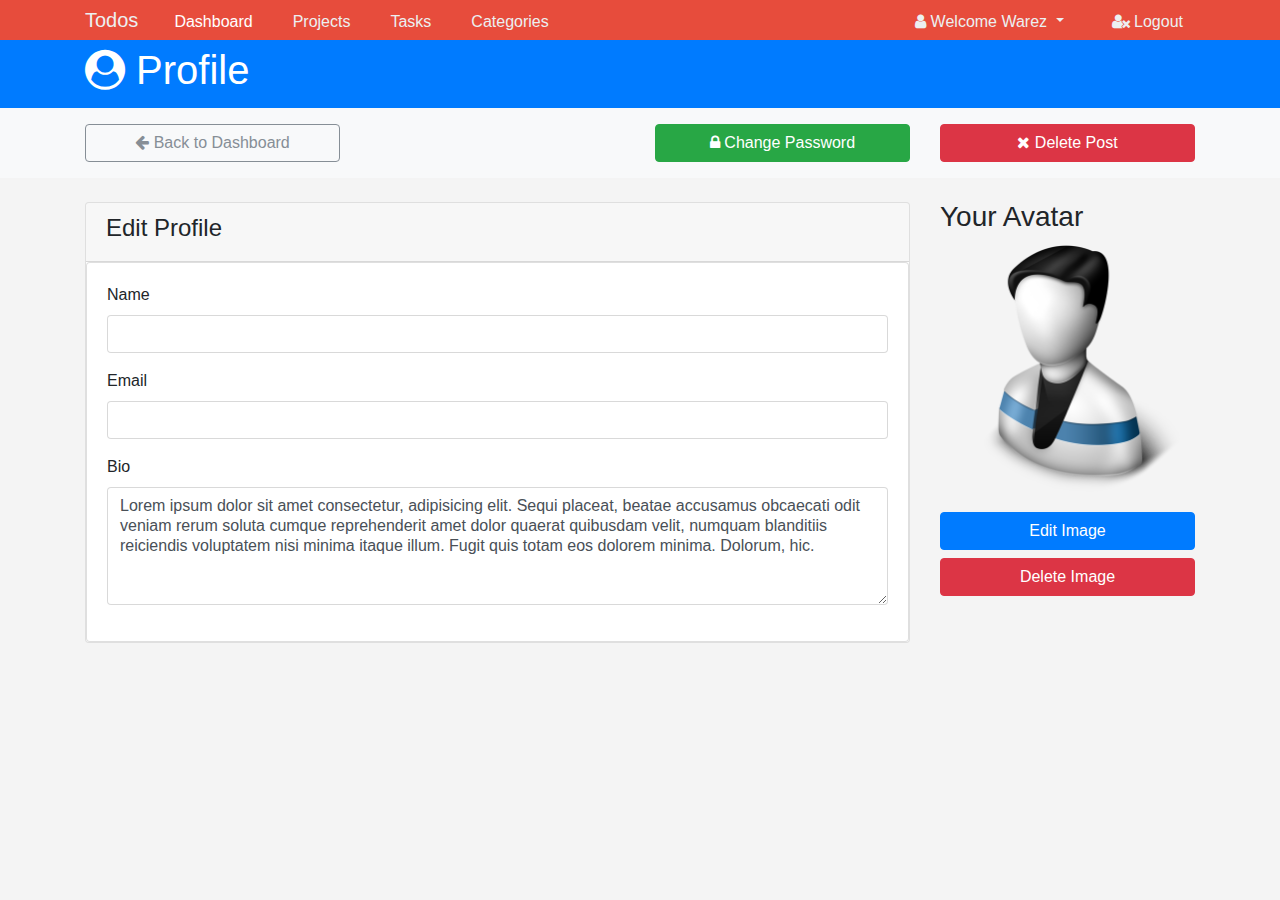
<file: profile.html>
<!DOCTYPE html>
<html lang="en">
<head>
  <meta charset="UTF-8">
  <meta name="viewport" content="width=device-width, initial-scale=1.0">
  <meta http-equiv="X-UA-Compatible" content="ie=edge">

  <link rel="stylesheet" href="css/font-awesome.min.css">
  <link rel="stylesheet" href="css/bootstrap.css">
  <link rel="stylesheet" href="css/style.css">
  <title>Admin Area</title>
</head>
<body>
  <nav class="navbar navbar-expand-md navbar-dark main-color-bg p-0">
    <div class="container">
      <button class="navbar-toggler mr-auto ml-2" type="button" data-toggle="collapse" data-toggle="collapse" data-target="#navbarNav">
        <span class="navbar-toggler-icon"></span>
      </button>
      <a href="index.html" class="navbar-brand mr-3">Todos</a>

      <div class="collapse navbar-collapse" id="navbarNav">
        <ul class="navbar-nav">
          <li class="nav-item px-2">
            <a href="index.html" class="nav-link active">Dashboard</a>
          </li>
          <li class="nav-item px-2">
            <a href="projects.html" class="nav-link">Projects</a>
          </li>
          <li class="nav-item px-2">
            <a href="tasks.html" class="nav-link">Tasks</a>
          </li>
          <li class="nav-item px-2">
            <a href="categories.html" class="nav-link">Categories</a>
          </li>
        </ul>
        <ul class="navbar-nav ml-auto">
          <li class="nav-item dropdown mr-3 ml-2">
            <a href="" class="nav-link dropdown-toggle" data-toggle="dropdown">
              <i class="fa fa-user"></i> Welcome Warez
            </a>
            <div class="dropdown-menu p-0 text-light">
              <a href="profile.html" class="dropdown-item"><i class="fa fa-user-circle"></i>Profile</a>
              <a href="settings.html" class="dropdown-item"><i class="fa fa-gear"></i>Setting</a>
            </div>
          </li>
          <li class="nav-item ml-2">
            <a href="login.html" class="nav-link"> 
              <i class="fa fa-user-times"></i> Logout
            </a>
          </li>
        </ul>
      </div>
    </div>

  </nav>
  
  <header id="main-header" class="py-2 bg-primary text-white">
    <div class="container">
      <div class="row">
        <div class="col">
          <h1>
              <i class="fa fa-user-circle"></i> Profile
          </h1>
        </div>
      </div>
    </div>
  </header>

  <!--Actions -->
  <section id="actions" class="py-3 mb-4 bg-light">
    <div class="container">
      <div class="row">
        <div class="col-md-3 mr-auto">
          <a href="index.html" class="btn btn-block btn-outline-secondary"><i class="fa fa-arrow-left"></i> Back to Dashboard</a>
        </div>
        <div class="col-md-3">
          <a href="index.html" class="btn btn-block btn-success" data-toggle="modal" data-target="#changePassword"><i class="fa fa-lock"></i> Change Password </a>
        </div>
        <div class="col-md-3">
          <a href="index.html" class="btn btn-block btn-danger"><i class="fa fa-remove"></i> Delete Post </a>
        </div>
      </div>
    </div>
  </section>


  <!--Edit Profile-->
  <section id="edit-profile" class="mb-5">
    <div class="container">
      <div class="row">
        <div class="col-md-9">
          <div class="card">
            <div class="card-header">
              <h4>Edit Profile</h4>
            </div>
            <div class="card">
              <div class="card-body">
                <form >
                  <div class="form-group">
                    <label for="name" class="form-control-label">Name</label>
                    <input type="text" class="form-control">
                  </div>
                  <div class="form-group">
                    <label for="email" class="form-control-label">Email</label>
                    <input type="email" class="form-control">
                  </div>
                  <div class="form-group">
                    <label for="body">Bio</label>
                    <textarea class="form-control" rows="5" >Lorem ipsum dolor sit amet consectetur, adipisicing elit. Sequi placeat, beatae accusamus obcaecati odit veniam rerum soluta cumque reprehenderit amet dolor quaerat quibusdam velit, numquam blanditiis reiciendis voluptatem nisi minima itaque illum. Fugit quis totam eos dolorem minima. Dolorum, hic.</textarea>
                  </div>
                </form>
              </div>
            </div>
          </div>
        </div>
        <div class="col-md-3">
          <h3>Your Avatar</h3>
          <img src="img/avarta.png" alt="" class="d-block img-fluid mb-3">
          <button class="btn btn-primary btn-block">Edit Image</button>
          <button class="btn btn-danger btn-block">Delete Image</button>
        </div>
        
      </div>
    </div>
  </section>



  <!--Password Modal -->
  <div class="modal fade" id="changePassword">
    <div class="modal-dialog modal-lg">
      <div class="modal-content">
        <div class="modal-header bg-primary">
          <h5 class="modal-title" id="changePasswordLabel">Change Password</h5>
          <button class="close" data-dismiss="modal"> <span>&times;</span></button>          
        </div>
        <div class="modal-body">
          <form >            
            <div class="form-group">
              <label for="password" class="form-control-label">Pasword</label>
              <input type="password" class="form-control">
            </div>
            <div class="form-group">
              <label for="password2" class="form-control-label">Confirm Pasword</label>
              <input type="password" class="form-control">
            </div>
          </form>
        </div>
        <div class="modal-footer">
          <button class="btn btn-light btn-outline-dark" data-dismiss="modal"> Close </button>
          <button class="btn btn-outline-primary" data-dismiss="modal"> Save Password </button>
        </div>
      </div>
    </div>
  </div>
  
  <script src="https://code.jquery.com/jquery-3.2.1.slim.min.js" integrity="sha384-KJ3o2DKtIkvYIK3UENzmM7KCkRr/rE9/Qpg6aAZGJwFDMVNA/GpGFF93hXpG5KkN" crossorigin="anonymous"></script>
  <script src="https://cdnjs.cloudflare.com/ajax/libs/popper.js/1.12.3/umd/popper.min.js" integrity="sha384-vFJXuSJphROIrBnz7yo7oB41mKfc8JzQZiCq4NCceLEaO4IHwicKwpJf9c9IpFgh" crossorigin="anonymous"></script>
  <script src="https://maxcdn.bootstrapcdn.com/bootstrap/4.0.0-beta.2/js/bootstrap.min.js" integrity="sha384-alpBpkh1PFOepccYVYDB4do5UnbKysX5WZXm3XxPqe5iKTfUKjNkCk9SaVuEZflJ" crossorigin="anonymous"></script>
</body>
</html>
</file>
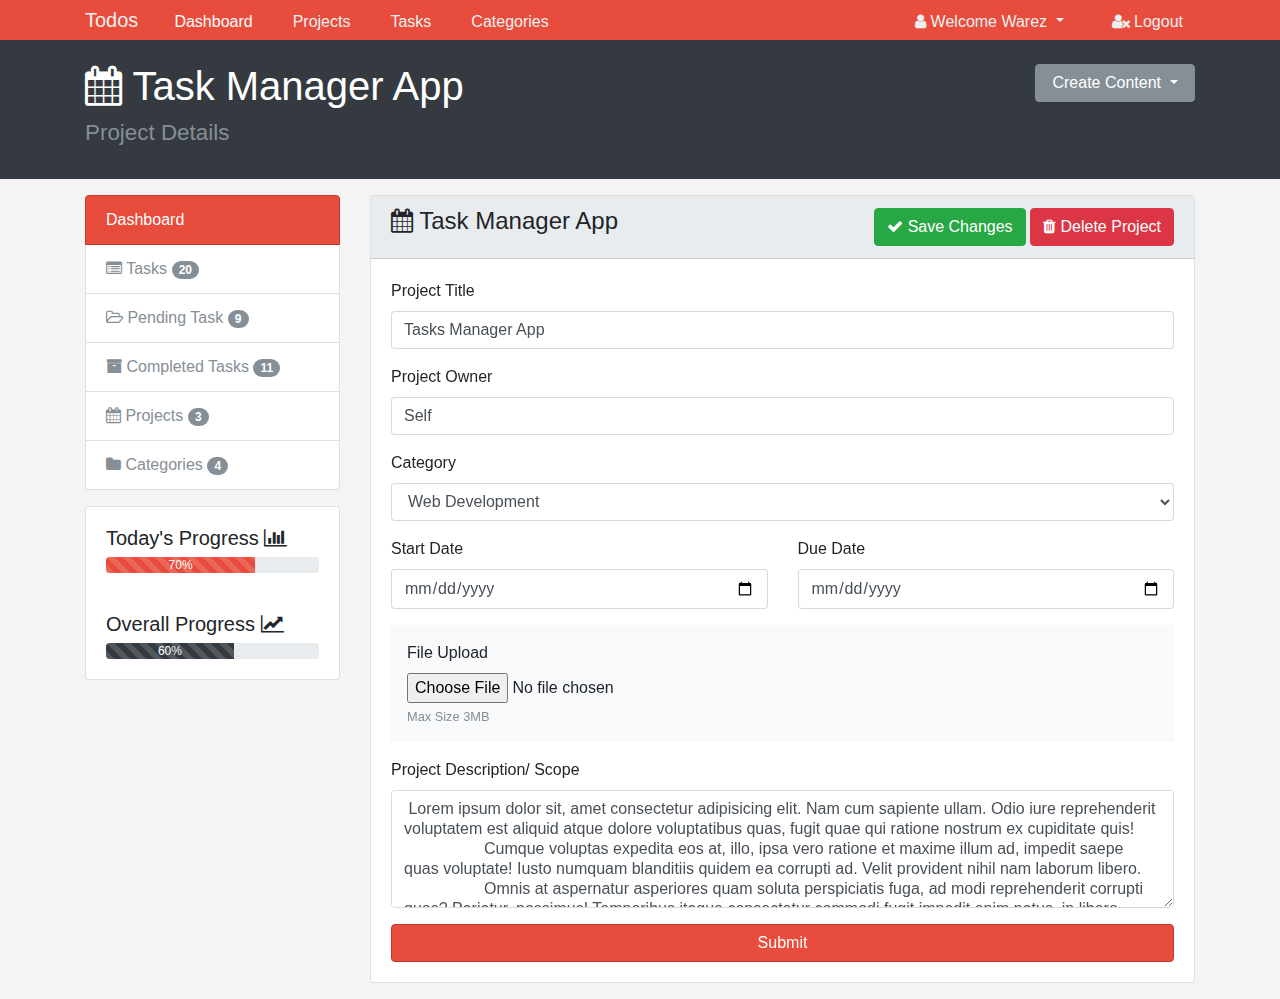
<file: projectDetails.html>
<!DOCTYPE html>
<html lang="en">
<head>
  <meta charset="UTF-8">
  <meta name="viewport" content="width=device-width, initial-scale=1.0">
  <meta http-equiv="X-UA-Compatible" content="ie=edge">

  <link rel="stylesheet" href="css/font-awesome.min.css">
  <link rel="stylesheet" href="css/bootstrap.css">
  <link rel="stylesheet" href="css/style.css">
  <title>Todo Templates</title>
</head>
<body>
  <nav class="navbar navbar-expand-md navbar-dark main-color-bg p-0">
    <div class="container">
      <button class="navbar-toggler mr-auto ml-2" type="button" data-toggle="collapse" data-toggle="collapse" data-target="#navbarNav"> 
        <span class="navbar-toggler-icon"></span>
      </button>
      <a href="index.html" class="navbar-brand mr-3">Todos</a>

      <div class="collapse navbar-collapse" id="navbarNav">
        <ul class="navbar-nav">
          <li class="nav-item px-2">
            <a href="index.html" class="nav-link active">Dashboard</a>
          </li>
          <li class="nav-item px-2">
            <a href="projects.html" class="nav-link">Projects</a>
          </li>
          <li class="nav-item px-2">
            <a href="tasks.html" class="nav-link">Tasks</a>
          </li>
          <li class="nav-item px-2">
            <a href="categories.html" class="nav-link">Categories</a>
          </li>
        </ul>
        <ul class="navbar-nav ml-auto">
          <li class="nav-item dropdown mr-3 ml-2">
            <a href="" class="nav-link dropdown-toggle" data-toggle="dropdown">
              <i class="fa fa-user"></i> Welcome Warez
            </a>
            <div class="dropdown-menu p-0 text-light">
              <a href="profile.html" class="dropdown-item"><i class="fa fa-user-circle"></i>Profile</a>
              <a href="settings.html" class="dropdown-item"><i class="fa fa-gear"></i>Setting</a>
            </div>
          </li>
          <li class="nav-item ml-2">
            <a href="login.html" class="nav-link"> 
              <i class="fa fa-user-times"></i> Logout
            </a>
          </li>
        </ul>
      </div>
    </div>

  </nav>

  
  
  <!--HEADER SECTION -->
  <header id="main-header" class="py-4 bg-dark text-white">
    <div class="container">
      <div class="row">
        <div class="col-md-10 text-md-left">
            <h1>
              <i class="fa fa-calendar"></i> Task Manager App 
            </h1>          
          <h3><small class="text-muted">Project Details</small></h3>
        </div>
        <div class="col-md-2">
          <div class="dropdown">
            <a href="" class="btn btn-secondary nav-link dropdown-toggle" data-toggle="dropdown">
              Create Content
            </a>
            <div class="dropdown-menu p-0 text-light">
              <a href="addProject.html" class="dropdown-item"><i class="fa fa-calendar"></i> Add Project</a>
              <a href="addTask.html" class="dropdown-item"><i class="fa fa-file"></i> Add Task</a>
              <a href="addCategory.html" class="dropdown-item"><i class="fa fa-folder-o"></i> Add Category</a>
            </div>
          </div>
        </div>
      </div>
    </div>
  </header>
  
  <section id="main" class="mt-3 mb-3">
    <div class="container">
      <div class="row">
        <div class="col-md-3">
          <div class="list-group">
            <a href="#" class="list-group-item active main-color-bg">
              Dashboard
            </a>
            <a href="#" class="list-group-item list-group-item-action disabled"><i class="fa fa-list-alt"></i> Tasks  
            <span class="badge badge-pill badge-secondary">20</span>
            </a>
            <a href="#" class="list-group-item list-group-item-action disabled"><i class="fa fa-folder-open-o"></i> Pending Task 
            <span class="badge badge-pill badge-secondary">9</span>
            </a>
            <a href="#" class="list-group-item list-group-item-action disabled"><i class="fa fa-archive"></i> Completed Tasks
            <span class="badge badge-pill badge-secondary">11</span>
            </a>
            <a href="#" class="list-group-item list-group-item-action disabled"> <i class="fa fa-calendar"></i> Projects
            <span class="badge badge-pill badge-secondary">3</span>
            </a>  
            <a href="#" class="list-group-item list-group-item-action disabled"> <i class="fa fa-folder"></i> Categories
            <span class="badge badge-pill badge-secondary">4</span>
            </a>  
          </div>
          <!--Task Status Progress Bar -->
          <div class="card mt-3 mb-3">
            <div class="card-body">
              <h5>Today's Progress <i class="fa fa-bar-chart"></i></h5>
              <div class="progress">
                <div class="progress-bar progress-bar-striped main-color-bg" role="progressbar" style="width: 70%" aria-valuenow="70" aria-valuemin="0" aria-valuemax="100">70%</div>
              </div>
            </div>
            <div class="card-body">
                <h5>Overall Progress <i class="fa fa-line-chart"></i></h5>
                <div class="progress">
                  <div class="progress-bar progress-bar-striped bg-dark" role="progressbar" style="width: 60%" aria-valuenow="60" aria-valuemin="0" aria-valuemax="100">60%</div>
                </div>
              </div>
          </div>
        </div>

        <!--Add project form -->
        <div class="col-md-9">
          <div class="card">
            <div class="card-header bg-faded">
              <div class="row">
                <div class="col-md-6">
                  <h4>
                    <i class="fa fa-calendar"></i> Task Manager App 
                  </h4>
                </div>
                <div class="col-md-6 text-right">
                  <button class="btn btn-success"> <i class="fa fa-check"></i> Save Changes</button>
                  <button class="btn btn-danger"> <i class="fa fa-trash"></i> Delete Project</button>
                </div>
              </div>  
            </div>
            <div class="card-body">
              <form >
                <div class="form-group">
                  <label for="title" class="form-control-label">Project Title</label>
                  <input type="text" class="form-control" value="Tasks Manager App" />
                </div>
                <div class="form-group">
                  <label for="title" class="form-control-label">Project Owner</label>
                  <input type="text" class="form-control" value="Self" />
                </div>
                <div class="form-group">
                  <label for="category" class="form-control-label">Category</label>
                  <select class="form-control">
                    <option selected>Web Development</option>
                    <option>Info Security</option>
                    <option>Enterprise Networking</option>
                    <option>Graphic Design</option>
                    <option>IT Service Outsourcing</option>
                  </select> 
                </div>
                <div class="row">
                  <div class="col-md-6">
                    <div class="form-group">
                      <label for="title" class="form-control-label">Start Date</label>
                      <input type="date" class="form-control" value="01/25/2018">
                    </div>
                  </div>
                  <div class="col-md-6">
                    <div class="form-group">
                      <label for="title" class="form-control-label">Due Date</label>
                      <input type="date" class="form-control" value="02/21/2018">
                    </div>
                  </div>
                </div>
                <div class="form-group bg-light p-3">
                  <label for="file">File Upload</label>
                  <input type="file" class="form-control-file" id="file">
                  <small id="fileHelp" class="form-text text-muted">Max Size 3MB</small>
                </div>
    
                <div class="form-group">
                  <label for="body">Project Description/ Scope</label>
                  <textarea class="form-control" rows="5" > Lorem ipsum dolor sit, amet consectetur adipisicing elit. Nam cum sapiente ullam. Odio iure reprehenderit voluptatem est aliquid atque dolore voluptatibus quas, fugit quae qui ratione nostrum ex cupiditate quis!
                  Cumque voluptas expedita eos at, illo, ipsa vero ratione et maxime illum ad, impedit saepe quas voluptate! Iusto numquam blanditiis quidem ea corrupti ad. Velit provident nihil nam laborum libero.
                  Omnis at aspernatur asperiores quam soluta perspiciatis fuga, ad modi reprehenderit corrupti quos? Pariatur, possimus! Temporibus itaque consectetur commodi fugit impedit enim natus, in libero officiis non laudantium doloremque quaerat!
                  Doloremque error excepturi dolorum deleniti cupiditate necessitatibus nobis, possimus temporibus. Voluptatem numquam cum, molestias sequi sed quia nostrum minima modi. Reprehenderit autem beatae quaerat blanditiis unde? Repudiandae laboriosam nulla magni!
                  Odit eveniet suscipit adipisci excepturi repellat in delectus explicabo velit natus magni perspiciatis aliquam deserunt reprehenderit ratione cum sunt qui voluptatibus, omnis eius modi exercitationem consectetur quasi vitae! Reiciendis, hic. </textarea>
                </div>
                <input type="submit" value="Submit" class="btn btn-block main-color-bg"/>
              </form>         
            </div>            
          </div>          
        </div>
      </div>
    </div>
  </section> 
  

  <script src="https://code.jquery.com/jquery-3.2.1.slim.min.js" integrity="sha384-KJ3o2DKtIkvYIK3UENzmM7KCkRr/rE9/Qpg6aAZGJwFDMVNA/GpGFF93hXpG5KkN" crossorigin="anonymous"></script>
  <script src="https://cdnjs.cloudflare.com/ajax/libs/popper.js/1.12.3/umd/popper.min.js" integrity="sha384-vFJXuSJphROIrBnz7yo7oB41mKfc8JzQZiCq4NCceLEaO4IHwicKwpJf9c9IpFgh" crossorigin="anonymous"></script>
  <script src="https://maxcdn.bootstrapcdn.com/bootstrap/4.0.0-beta.2/js/bootstrap.min.js" integrity="sha384-alpBpkh1PFOepccYVYDB4do5UnbKysX5WZXm3XxPqe5iKTfUKjNkCk9SaVuEZflJ" crossorigin="anonymous"></script>
</body>
</html>
</file>
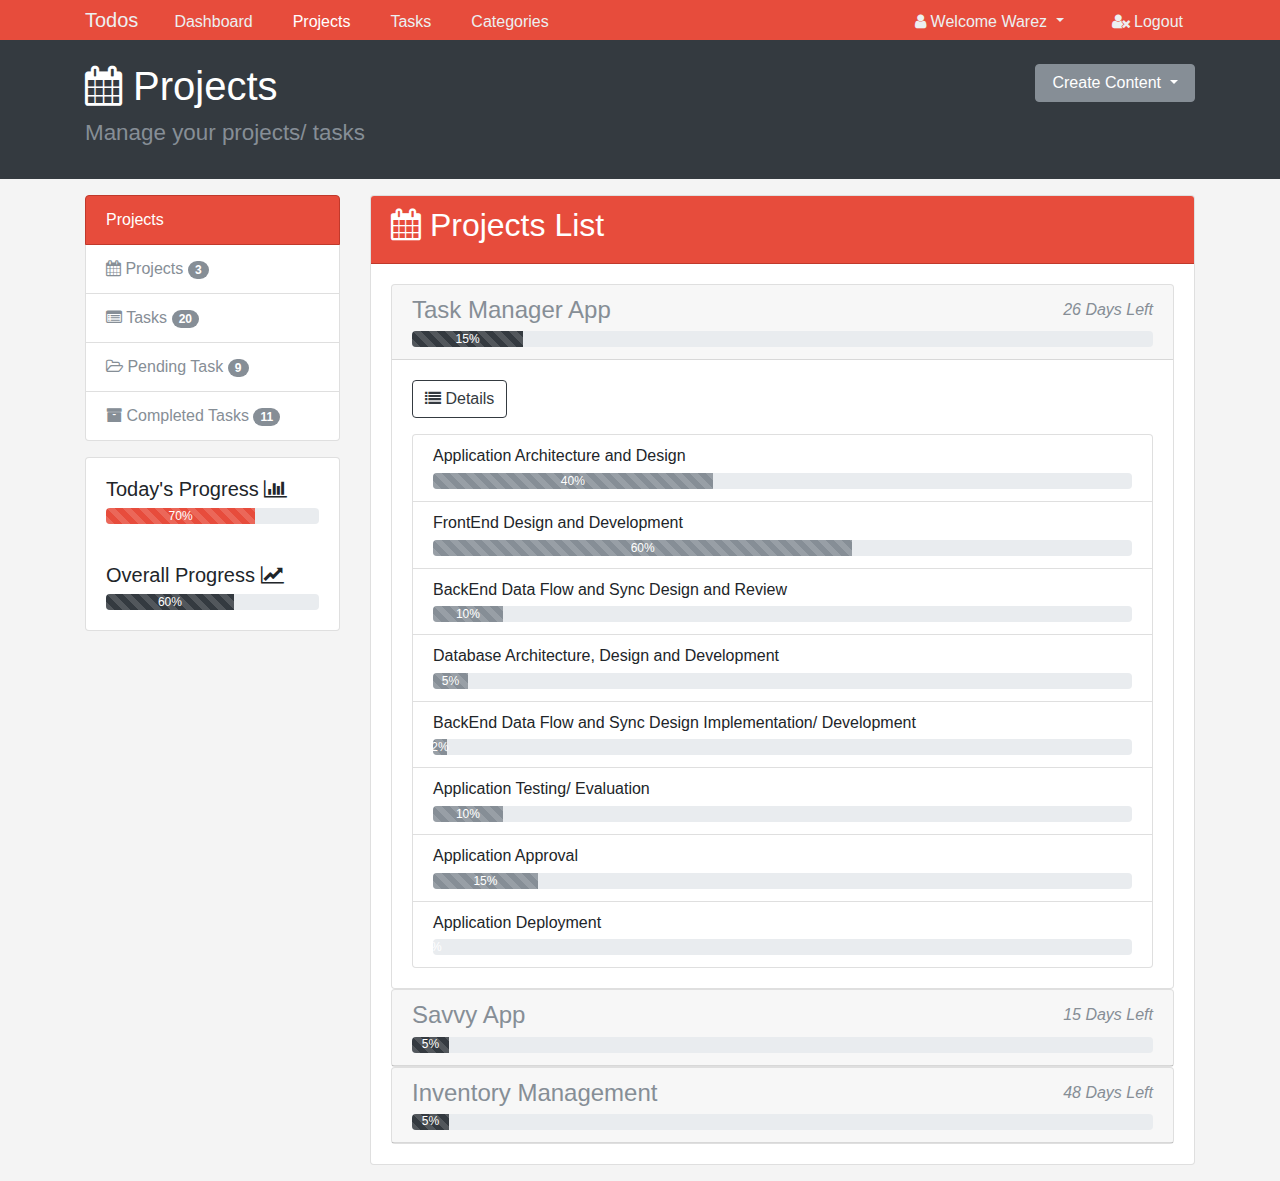
<file: projects.html>
<!DOCTYPE html>
<html lang="en">
<head>
  <meta charset="UTF-8">
  <meta name="viewport" content="width=device-width, initial-scale=1.0">
  <meta http-equiv="X-UA-Compatible" content="ie=edge">

  <link rel="stylesheet" href="css/font-awesome.min.css">
  <link rel="stylesheet" href="css/bootstrap.css">
  <link rel="stylesheet" href="css/style.css">
  <title>Todo Templates</title>
</head>
<body>
  <nav class="navbar navbar-expand-md navbar-dark main-color-bg p-0">
    <div class="container">
      <button class="navbar-toggler mr-auto ml-2" type="button" data-toggle="collapse" data-toggle="collapse" data-target="#navbarNav">
        <span class="navbar-toggler-icon"></span>
      </button>
      <a href="index.html" class="navbar-brand mr-3">Todos</a>

      <div class="collapse navbar-collapse" id="navbarNav">
        <ul class="navbar-nav">
          <li class="nav-item px-2">
            <a href="index.html" class="nav-link ">Dashboard</a>
          </li>
          <li class="nav-item px-2">
            <a href="projects.html" class="nav-link active">Projects</a>
          </li>
          <li class="nav-item px-2">
            <a href="tasks.html" class="nav-link">Tasks</a>
          </li>
          <li class="nav-item px-2">
            <a href="categories.html" class="nav-link">Categories</a>
          </li>
        </ul>
        <ul class="navbar-nav ml-auto">
          <li class="nav-item dropdown mr-3 ml-2">
            <a href="" class="nav-link dropdown-toggle" data-toggle="dropdown">
              <i class="fa fa-user"></i> Welcome Warez
            </a>
            <div class="dropdown-menu p-0 text-light">
              <a href="profile.html" class="dropdown-item"><i class="fa fa-user-circle"></i>Profile</a>
              <a href="settings.html" class="dropdown-item"><i class="fa fa-gear"></i>Setting</a>
            </div>
          </li>
          <li class="nav-item ml-2">
            <a href="login.html" class="nav-link"> 
              <i class="fa fa-user-times"></i> Logout
            </a>
          </li>
        </ul>
      </div>
    </div>

  </nav>

  
  
  <!--HEADER SECTION -->
  <header id="main-header" class="py-4 bg-dark text-white">
    <div class="container">
      <div class="row">
        <div class="col-md-10 text-md-left">
          <h1>
            <i class="fa fa-calendar"></i> Projects 
          </h1>
          <h3><small class="text-muted">Manage your projects/ tasks</small></h3>
        </div>
        <div class="col-md-2">
          <div class="dropdown">
            <a href="" class="btn btn-secondary nav-link dropdown-toggle" data-toggle="dropdown">
              Create Content
            </a>
            <div class="dropdown-menu p-0 text-light">
              <a href="addProject.html" class="dropdown-item"><i class="fa fa-calendar"></i> Add Project</a>
              <a href="addTask.html" class="dropdown-item"><i class="fa fa-file"></i> Add Task</a>
            </div>
          </div>
        </div>
      </div>
    </div>
  </header>
  
  <section id="main" class="mt-3 mb-3">
    <div class="container">
      <div class="row">
        <div class="col-md-3">
          <div class="list-group">
            <a href="#" class="list-group-item active main-color-bg">
              Projects
            </a>
            
            <a href="#" class="list-group-item list-group-item-action disabled"> <i class="fa fa-calendar"></i> Projects
            <span class="badge badge-pill badge-secondary">3</span>
            </a>  
            <a href="#" class="list-group-item list-group-item-action disabled"><i class="fa fa-list-alt"></i> Tasks  
            <span class="badge badge-pill badge-secondary">20</span>
            </a>
            <a href="#" class="list-group-item list-group-item-action disabled"><i class="fa fa-folder-open-o"></i> Pending Task 
            <span class="badge badge-pill badge-secondary">9</span>
            </a>
            <a href="#" class="list-group-item list-group-item-action disabled"><i class="fa fa-archive"></i> Completed Tasks
            <span class="badge badge-pill badge-secondary">11</span>
            </a> 
          </div>
          <!--Task Status Progress Bar -->
          <div class="card mt-3 mb-3">
            <div class="card-body">
              <h5>Today's Progress <i class="fa fa-bar-chart"></i></h5>
              <div class="progress">
                <div class="progress-bar progress-bar-striped main-color-bg" role="progressbar" style="width: 70%" aria-valuenow="70" aria-valuemin="0" aria-valuemax="100">70%</div>
              </div>
            </div>
            <div class="card-body">
                <h5>Overall Progress <i class="fa fa-line-chart"></i></h5>
                <div class="progress">
                  <div class="progress-bar progress-bar-striped bg-dark" role="progressbar" style="width: 60%" aria-valuenow="60" aria-valuemin="0" aria-valuemax="100">60%</div>
                </div>
              </div>
          </div>
        </div>

        <!--TODOS Overview -->
        <div class="col-md-9">
          <div class="card">
            <div class="card-header main-color-bg">
              <h2><i class="fa fa-calendar"></i> Projects List</h2>
            </div>
            <div class="card-body">
              <div class="row">
                <div class="col">
                  <div id="accordion" role="tablist">
                    <div class="card card-block">
                      <div class="card-header" role="tab" id="headingOne">
                        <h5 class="mb-0">
                          <a data-toggle="collapse" class="text-secondary" href="#collapseOne" role="button" aria-expanded="true" aria-controls="collapseOne">
                            <div class="row">
                                <div class="col-md-6 text-left"><h4>Task Manager App</h4> </div>
                                <div class="col-md-6 text-right "> <em><small>26 Days Left</small></em> </div>
                              </div> 
                            <div class="progress">
                              <div class="progress-bar progress-bar-striped bg-dark" role="progressbar" style="width: 15%" aria-valuenow="15" aria-valuemin="0" aria-valuemax="100">15%</div>
                            </div>
                          </a>
                        </h5>
                      </div>
                  
                      <div id="collapseOne" class="collapse show" role="tabpanel" aria-labelledby="headingOne" data-parent="#accordion">
                        <div class="card-body">
                            <a href="projectDetails.html" class="btn btn-outline-dark mb-3"><i class="fa fa-list"></i> Details</a>
                          <ul class="list-group">
                            <li class="list-group-item"> <h6>Application Architecture and Design</h6> <div class="progress">
                              <div class="progress-bar progress-bar-striped bg-secondary" role="progressbar" style="width: 40%" aria-valuenow="40" aria-valuemin="0" aria-valuemax="100">40%</div>
                            </div></li>
                            <li class="list-group-item"> <h6>FrontEnd Design and Development</h6> <div class="progress">
                              <div class="progress-bar progress-bar-striped bg-secondary" role="progressbar" style="width: 60%" aria-valuenow="60" aria-valuemin="0" aria-valuemax="100">60%</div>
                            </div></li>
                            <li class="list-group-item"> <h6>BackEnd Data Flow and Sync Design and Review</h6> <div class="progress">
                              <div class="progress-bar progress-bar-striped bg-secondary" role="progressbar" style="width: 10%" aria-valuenow="10" aria-valuemin="0" aria-valuemax="100">10%</div>
                            </div></li>
                            <li class="list-group-item"> <h6>Database Architecture, Design and Development</h6> <div class="progress">
                              <div class="progress-bar progress-bar-striped bg-secondary" role="progressbar" style="width: 5%" aria-valuenow="5" aria-valuemin="0" aria-valuemax="100">5%</div>
                            </div></li>
                            <li class="list-group-item"> <h6>BackEnd Data Flow and Sync Design Implementation/ Development</h6> <div class="progress">
                              <div class="progress-bar progress-bar-striped bg-secondary" role="progressbar" style="width: 2%" aria-valuenow="2" aria-valuemin="0" aria-valuemax="100">2%</div>
                            </div></li>
                            <li class="list-group-item"> <h6>Application Testing/ Evaluation</h6> <div class="progress">
                              <div class="progress-bar progress-bar-striped bg-secondary" role="progressbar" style="width: 10%" aria-valuenow="10" aria-valuemin="0" aria-valuemax="100">10%</div>
                            </div></li>
                            <li class="list-group-item"> <h6>Application Approval</h6> <div class="progress">
                              <div class="progress-bar progress-bar-striped bg-secondary" role="progressbar" style="width: 15%" aria-valuenow="15" aria-valuemin="0" aria-valuemax="100">15%</div>
                            </div></li>
                            <li class="list-group-item"> <h6>Application Deployment</h6> <div class="progress">
                              <div class="progress-bar progress-bar-striped bg-secondary" role="progressbar" style="width: 0%" aria-valuenow="0" aria-valuemin="0" aria-valuemax="100">0%</div>
                            </div></li>
                          </ul>
                        </div>
                      </div>
                    </div>
                    <div class="card">
                      <div class="card-header" role="tab" id="headingTwo">
                        <h5 class="mb-0">
                          <a class="collapsed text-secondary" data-toggle="collapse" href="#collapseTwo" role="button" aria-expanded="false" aria-controls="collapseTwo">
                            
                            <div class="row">
                              <div class="col-md-6 text-left"><h4>Savvy App</h4></div>
                              <div class="col-md-6 text-right "> <em><small>15 Days Left</small></em> </div>
                            </div> 
                            <div class="progress">
                              <div class="progress-bar progress-bar-striped bg-dark" role="progressbar" style="width: 5%" aria-valuenow="5" aria-valuemin="0" aria-valuemax="100">5%</div>
                            </div>
                          </a>
                        </h5>
                      </div>
                      <div id="collapseTwo" class="collapse" role="tabpanel" aria-labelledby="headingTwo" data-parent="#accordion">
                        <div class="card-body">
                            <a href="projectDetails.html" class="btn btn-outline-dark mb-3"><i class="fa fa-list"></i> Details</a>
                          <ul class="list-group">
                            <li class="list-group-item"> <h6>Application Architecture and Design</h6> <div class="progress">
                              <div class="progress-bar progress-bar-striped bg-secondary" role="progressbar" style="width: 5%" aria-valuenow="5" aria-valuemin="0" aria-valuemax="100">5%</div>
                            </div></li>
                            <li class="list-group-item"> <h6>FrontEnd Design and Development</h6> <div class="progress">
                              <div class="progress-bar progress-bar-striped bg-secondary" role="progressbar" style="width: 0%" aria-valuenow="0" aria-valuemin="0" aria-valuemax="100">0%</div>
                            </div></li>
                            <li class="list-group-item"> <h6>BackEnd Data Flow and Sync Design and Review</h6> <div class="progress">
                              <div class="progress-bar progress-bar-striped bg-secondary" role="progressbar" style="width: 0%" aria-valuenow="0" aria-valuemin="0" aria-valuemax="100">0%</div>
                            </div></li>
                            <li class="list-group-item"> <h6>Database Architecture, Design and Development</h6> <div class="progress">
                              <div class="progress-bar progress-bar-striped bg-secondary" role="progressbar" style="width: 0%" aria-valuenow="0" aria-valuemin="0" aria-valuemax="100">0%</div>
                            </div></li>
                            <li class="list-group-item"> <h6>BackEnd Data Flow and Sync Design Implementation/ Development</h6> <div class="progress">
                              <div class="progress-bar progress-bar-striped bg-secondary" role="progressbar" style="width: 0%" aria-valuenow="0" aria-valuemin="0" aria-valuemax="100">0%</div>
                            </div></li>
                            <li class="list-group-item"> <h6>Application Testing/ Evaluation</h6> <div class="progress">
                              <div class="progress-bar progress-bar-striped bg-secondary" role="progressbar" style="width: 0%" aria-valuenow="0" aria-valuemin="0" aria-valuemax="100">0%</div>
                            </div></li>
                            <li class="list-group-item"> <h6>Application Approval</h6> <div class="progress">
                              <div class="progress-bar progress-bar-striped bg-secondary" role="progressbar" style="width: 0%" aria-valuenow="0" aria-valuemin="0" aria-valuemax="100">0%</div>
                            </div></li>
                            <li class="list-group-item"> <h6>Application Deployment</h6> <div class="progress">
                              <div class="progress-bar progress-bar-striped bg-secondary" role="progressbar" style="width: 0%" aria-valuenow="0" aria-valuemin="0" aria-valuemax="100">0%</div>
                            </div></li>
                          </ul>
                        </div>
                      </div>
                    </div>
                    <div class="card">
                      <div class="card-header" role="tab" id="headingThree">
                        <h5 class="mb-0">
                          <a class="collapsed text-secondary" data-toggle="collapse" href="#collapseThree" role="button" aria-expanded="false" aria-controls="collapseThree">
                            
                            <div class="row">
                              <div class="col-md-6 text-left"><h4>Inventory Management</h4></div>
                              <div class="col-md-6 text-right "> <em><small>48 Days Left</small></em> </div>
                            </div> 
                            <div class="progress">
                              <div class="progress-bar progress-bar-striped bg-dark" role="progressbar" style="width: 5%" aria-valuenow="5" aria-valuemin="0" aria-valuemax="100">5%</div>
                            </div>
                          </a>
                        </h5>
                      </div>
                      <div id="collapseThree" class="collapse" role="tabpanel" aria-labelledby="headingThree" data-parent="#accordion">
                        <div class="card-body">
                            <a href="projectDetails.html" class="btn btn-outline-dark mb-3"><i class="fa fa-list"></i> Details</a>
                          <ul class="list-group">
                            <li class="list-group-item"> <h6>Application Architecture and Design</h6> <div class="progress">
                              <div class="progress-bar progress-bar-striped bg-secondary" role="progressbar" style="width: 5%" aria-valuenow="5" aria-valuemin="0" aria-valuemax="100">5%</div>
                            </div></li>
                            <li class="list-group-item"> <h6>FrontEnd Design and Development</h6> <div class="progress">
                              <div class="progress-bar progress-bar-striped bg-secondary" role="progressbar" style="width: 0%" aria-valuenow="0" aria-valuemin="0" aria-valuemax="100">0%</div>
                            </div></li>
                            <li class="list-group-item"> <h6>BackEnd Data Flow and Sync Design and Review</h6> <div class="progress">
                              <div class="progress-bar progress-bar-striped bg-secondary" role="progressbar" style="width: 0%" aria-valuenow="0" aria-valuemin="0" aria-valuemax="100">0%</div>
                            </div></li>
                            <li class="list-group-item"> <h6>Database Architecture, Design and Development</h6> <div class="progress">
                              <div class="progress-bar progress-bar-striped bg-secondary" role="progressbar" style="width: 0%" aria-valuenow="0" aria-valuemin="0" aria-valuemax="100">0%</div>
                            </div></li>
                            <li class="list-group-item"> <h6>BackEnd Data Flow and Sync Design Implementation/ Development</h6> <div class="progress">
                              <div class="progress-bar progress-bar-striped bg-secondary" role="progressbar" style="width: 0%" aria-valuenow="0" aria-valuemin="0" aria-valuemax="100">0%</div>
                            </div></li>
                            <li class="list-group-item"> <h6>Application Testing/ Evaluation</h6> <div class="progress">
                              <div class="progress-bar progress-bar-striped bg-secondary" role="progressbar" style="width: 0%" aria-valuenow="0" aria-valuemin="0" aria-valuemax="100">0%</div>
                            </div></li>
                            <li class="list-group-item"> <h6>Application Approval</h6> <div class="progress">
                              <div class="progress-bar progress-bar-striped bg-secondary" role="progressbar" style="width: 0%" aria-valuenow="0" aria-valuemin="0" aria-valuemax="100">0%</div>
                            </div></li>
                            <li class="list-group-item"> <h6>Application Deployment</h6> <div class="progress">
                              <div class="progress-bar progress-bar-striped bg-secondary" role="progressbar" style="width: 0%" aria-valuenow="0" aria-valuemin="0" aria-valuemax="100">0%</div>
                            </div></li>
                          </ul>
                        </div>
                      </div>
                    </div>
                  </div>
                </div>
              </div>             
            </div>            
          </div>          
        </div>
      </div>
    </div>
  </section> 

  <script src="https://code.jquery.com/jquery-3.2.1.slim.min.js" integrity="sha384-KJ3o2DKtIkvYIK3UENzmM7KCkRr/rE9/Qpg6aAZGJwFDMVNA/GpGFF93hXpG5KkN" crossorigin="anonymous"></script>
  <script src="https://cdnjs.cloudflare.com/ajax/libs/popper.js/1.12.3/umd/popper.min.js" integrity="sha384-vFJXuSJphROIrBnz7yo7oB41mKfc8JzQZiCq4NCceLEaO4IHwicKwpJf9c9IpFgh" crossorigin="anonymous"></script>
  <script src="https://maxcdn.bootstrapcdn.com/bootstrap/4.0.0-beta.2/js/bootstrap.min.js" integrity="sha384-alpBpkh1PFOepccYVYDB4do5UnbKysX5WZXm3XxPqe5iKTfUKjNkCk9SaVuEZflJ" crossorigin="anonymous"></script>
</body>
</html>
</file>
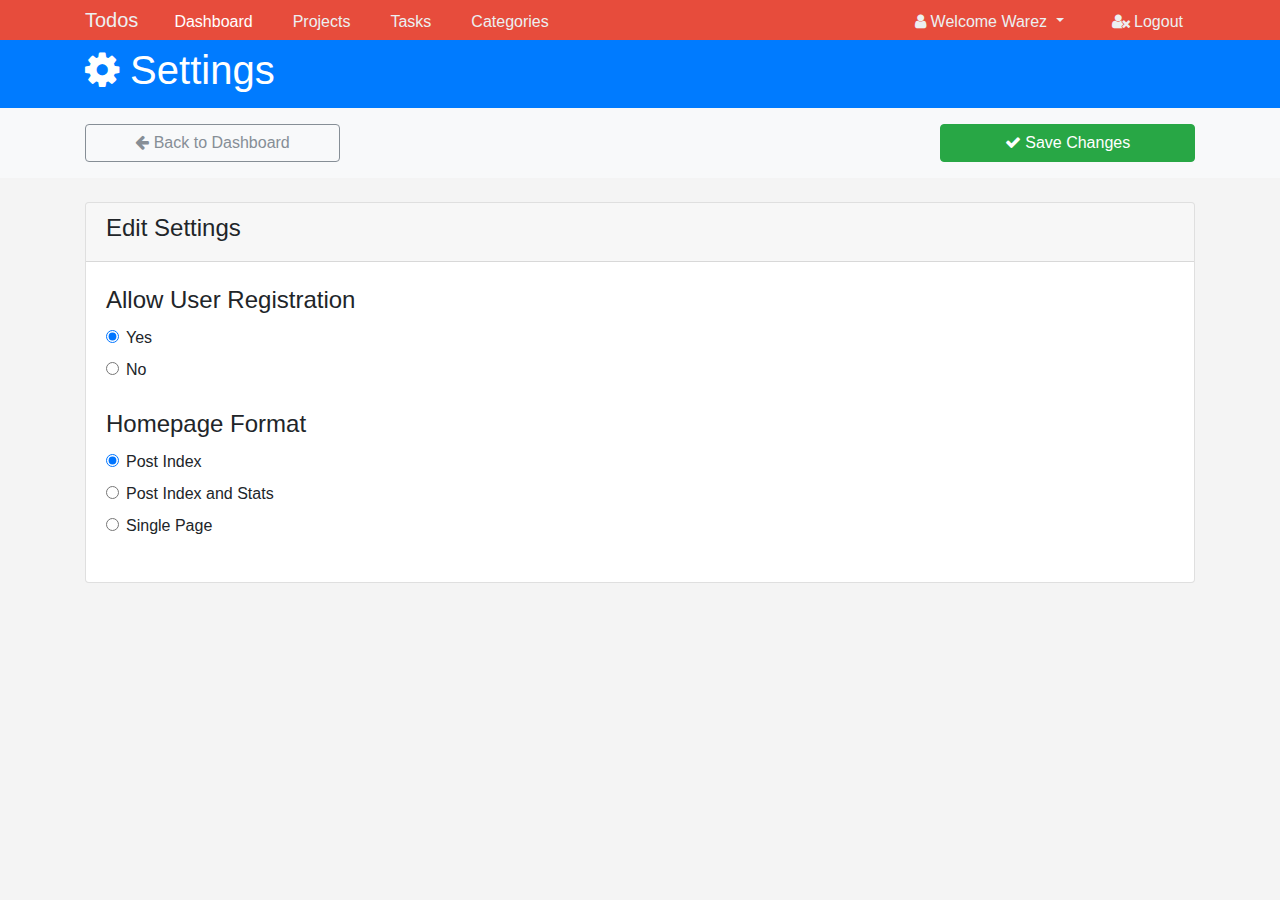
<file: settings.html>
<!DOCTYPE html>
<html lang="en">
<head>
  <meta charset="UTF-8">
  <meta name="viewport" content="width=device-width, initial-scale=1.0">
  <meta http-equiv="X-UA-Compatible" content="ie=edge">

  <link rel="stylesheet" href="css/font-awesome.min.css">
  <link rel="stylesheet" href="css/bootstrap.css">
  <link rel="stylesheet" href="css/style.css">
  <title>Admin Area</title>
</head>
<body>
  <nav class="navbar navbar-expand-md navbar-dark main-color-bg p-0">
    <div class="container">
      <button class="navbar-toggler mr-auto ml-2" type="button" data-toggle="collapse" data-toggle="collapse" data-target="#navbarNav">
        <span class="navbar-toggler-icon"></span>
      </button>
      <a href="index.html" class="navbar-brand mr-3">Todos</a>

      <div class="collapse navbar-collapse" id="navbarNav">
        <ul class="navbar-nav">
          <li class="nav-item px-2">
            <a href="index.html" class="nav-link active">Dashboard</a>
          </li>
          <li class="nav-item px-2">
            <a href="projects.html" class="nav-link">Projects</a>
          </li>
          <li class="nav-item px-2">
            <a href="tasks.html" class="nav-link">Tasks</a>
          </li>
          <li class="nav-item px-2">
            <a href="categories.html" class="nav-link">Categories</a>
          </li>
        </ul>
        <ul class="navbar-nav ml-auto">
          <li class="nav-item dropdown mr-3 ml-2">
            <a href="" class="nav-link dropdown-toggle" data-toggle="dropdown">
              <i class="fa fa-user"></i> Welcome Warez
            </a>
            <div class="dropdown-menu p-0 text-light">
              <a href="profile.html" class="dropdown-item"><i class="fa fa-user-circle"></i>Profile</a>
              <a href="settings.html" class="dropdown-item"><i class="fa fa-gear"></i>Setting</a>
            </div>
          </li>
          <li class="nav-item ml-2">
            <a href="login.html" class="nav-link"> 
              <i class="fa fa-user-times"></i> Logout
            </a>
          </li>
        </ul>
      </div>
    </div>

  </nav>
  
  <header id="main-header" class="py-2 bg-primary text-white">
    <div class="container">
      <div class="row">
        <div class="col">
          <h1>
              <i class="fa fa-gear"></i> Settings
          </h1>
        </div>
      </div>
    </div>
  </header>

  <!--Actions -->
  <section id="actions" class="py-3 mb-4 bg-light">
    <div class="container">
      <div class="row">
        <div class="col-md-3 mr-auto">
          <a href="index.html" class="btn btn-block btn-outline-secondary"><i class="fa fa-arrow-left"></i> Back to Dashboard</a>
        </div>
        <div class="col-md-3">
          <a href="index.html" class="btn btn-block btn-success"><i class="fa fa-check"></i> Save Changes</a>
        </div>        
      </div>
    </div>
  </section>


  <!--Settings-->
  <section id="settings" class="mb-5">
    <div class="container">
      <div class="row">
        <div class="col">
          <div class="card">
            <div class="card-header">
              <h4>Edit Settings</h4>
            </div>
            <div class="card-body">
              <form>
                <fieldset class="form-group">
                  <legend>Allow User Registration</legend>
                  <div class="form-check">
                    <label class="form-check-label">
                      <input type="radio" class="form-check-input" value="yes" checked> Yes
                    </label>
                  </div>
                  <div class="form-check">
                      <label class="form-check-label">
                        <input type="radio" class="form-check-input" value="no"> No
                      </label>
                    </div>
                </fieldset>
                <fieldset class="form-group">
                    <legend>Homepage Format</legend>
                    <div class="form-check">
                      <label class="form-check-label">
                        <input type="radio" class="form-check-input" value="posts" checked> Post Index
                      </label>
                    </div>
                    <div class="form-check">
                      <label class="form-check-label">
                        <input type="radio" class="form-check-input" value="post&stats"> Post Index and Stats
                      </label>
                    </div>
                    <div class="form-check">
                      <label class="form-check-label">
                        <input type="radio" class="form-check-input" value="page"> Single Page
                      </label>
                    </div>
                  </fieldset>
              </form>  
            </div>            
          </div>
        </div>
        
      </div>
    </div>
  </section>
  
  <script src="https://code.jquery.com/jquery-3.2.1.slim.min.js" integrity="sha384-KJ3o2DKtIkvYIK3UENzmM7KCkRr/rE9/Qpg6aAZGJwFDMVNA/GpGFF93hXpG5KkN" crossorigin="anonymous"></script>
  <script src="https://cdnjs.cloudflare.com/ajax/libs/popper.js/1.12.3/umd/popper.min.js" integrity="sha384-vFJXuSJphROIrBnz7yo7oB41mKfc8JzQZiCq4NCceLEaO4IHwicKwpJf9c9IpFgh" crossorigin="anonymous"></script>
  <script src="https://maxcdn.bootstrapcdn.com/bootstrap/4.0.0-beta.2/js/bootstrap.min.js" integrity="sha384-alpBpkh1PFOepccYVYDB4do5UnbKysX5WZXm3XxPqe5iKTfUKjNkCk9SaVuEZflJ" crossorigin="anonymous"></script>
</body>
</html>
</file>
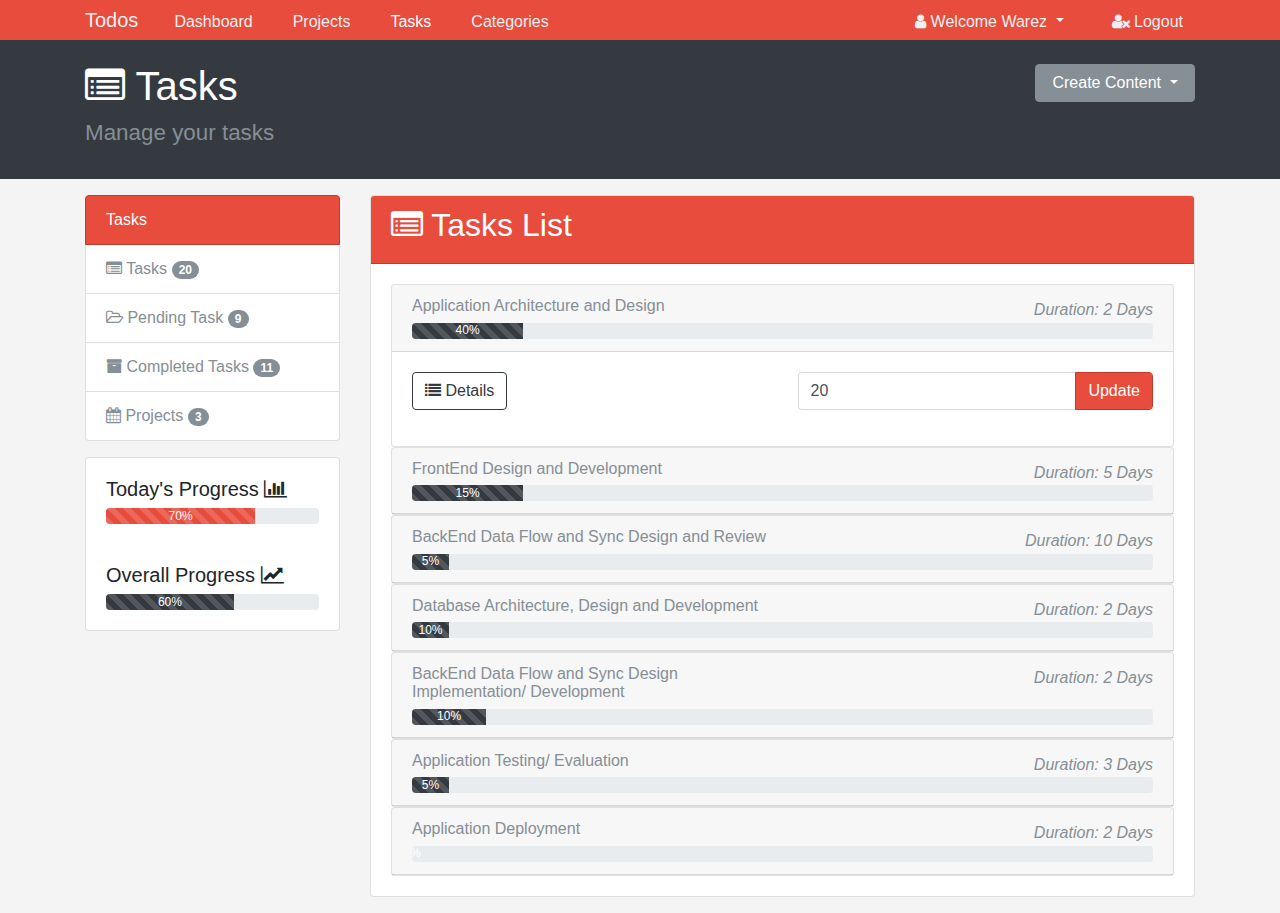
<file: tasks.html>
<!DOCTYPE html>
<html lang="en">
<head>
  <meta charset="UTF-8">
  <meta name="viewport" content="width=device-width, initial-scale=1.0">
  <meta http-equiv="X-UA-Compatible" content="ie=edge">

  <link rel="stylesheet" href="css/font-awesome.min.css">
  <link rel="stylesheet" href="css/bootstrap.css">
  <link rel="stylesheet" href="css/style.css">
  <title>Todo Templates</title>
</head>
<body>
  <nav class="navbar navbar-expand-md navbar-dark main-color-bg p-0">
    <div class="container">
      <button class="navbar-toggler mr-auto ml-2" type="button" data-toggle="collapse" data-toggle="collapse" data-target="#navbarNav">
        <span class="navbar-toggler-icon"></span>
      </button>
      <a href="index.html" class="navbar-brand mr-3">Todos</a>

      <div class="collapse navbar-collapse" id="navbarNav">
        <ul class="navbar-nav">
          <li class="nav-item px-2">
            <a href="index.html" class="nav-link ">Dashboard</a>
          </li>
          <li class="nav-item px-2">
            <a href="projects.html" class="nav-link">Projects</a>
          </li>
          <li class="nav-item px-2">
            <a href="tasks.html" class="nav-link  active">Tasks</a>
          </li>
          <li class="nav-item px-2">
            <a href="categories.html" class="nav-link">Categories</a>
          </li>
        </ul>
        <ul class="navbar-nav ml-auto">
          <li class="nav-item dropdown mr-3 ml-2">
            <a href="" class="nav-link dropdown-toggle" data-toggle="dropdown">
              <i class="fa fa-user"></i> Welcome Warez
            </a>
            <div class="dropdown-menu p-0 text-light">
              <a href="profile.html" class="dropdown-item"><i class="fa fa-user-circle"></i>Profile</a>
              <a href="settings.html" class="dropdown-item"><i class="fa fa-gear"></i>Setting</a>
            </div>
          </li>
          <li class="nav-item ml-2">
            <a href="login.html" class="nav-link"> 
              <i class="fa fa-user-times"></i> Logout
            </a>
          </li>
        </ul>
      </div>
    </div>

  </nav>

  
  
  <!--HEADER SECTION -->
  <header id="main-header" class="py-4 bg-dark text-white">
    <div class="container">
      <div class="row">
        <div class="col-md-10 text-md-left">
          <h1>
            <i class="fa fa-list-alt"></i> Tasks 
          </h1>
          <h3><small class="text-muted">Manage your tasks</small></h3>
        </div>
        <div class="col-md-2">
          <div class="dropdown">
            <a href="" class="btn btn-secondary nav-link dropdown-toggle" data-toggle="dropdown">
              Create Content
            </a>
            <div class="dropdown-menu p-0 text-light">
              <a href="addProject.html" class="dropdown-item"><i class="fa fa-calendar"></i> Add Project</a>
              <a href="addTask.html" class="dropdown-item"><i class="fa fa-file"></i> Add Task</a>
            </div>
          </div>
        </div>
      </div>
    </div>
  </header>
  
  <section id="main" class="mt-3 mb-3">
    <div class="container">
      <div class="row">
        <div class="col-md-3">
          <div class="list-group">
            <a href="#" class="list-group-item active main-color-bg">
              Tasks
            </a>     
            <a href="#" class="list-group-item list-group-item-action disabled"><i class="fa fa-list-alt"></i> Tasks  
            <span class="badge badge-pill badge-secondary">20</span>
            </a>
            <a href="#" class="list-group-item list-group-item-action disabled"><i class="fa fa-folder-open-o"></i> Pending Task 
            <span class="badge badge-pill badge-secondary">9</span>
            </a>
            <a href="#" class="list-group-item list-group-item-action disabled"><i class="fa fa-archive"></i> Completed Tasks
            <span class="badge badge-pill badge-secondary">11</span>
            </a>         
            <a href="#" class="list-group-item list-group-item-action disabled"> <i class="fa fa-calendar"></i> Projects
            <span class="badge badge-pill badge-secondary">3</span>
            </a> 
          </div>
          <!--Task Status Progress Bar -->
          <div class="card mt-3 mb-3">
            <div class="card-body">
              <h5>Today's Progress <i class="fa fa-bar-chart"></i></h5>
              <div class="progress">
                <div class="progress-bar progress-bar-striped main-color-bg" role="progressbar" style="width: 70%" aria-valuenow="70" aria-valuemin="0" aria-valuemax="100">70%</div>
              </div>
            </div>
            <div class="card-body">
                <h5>Overall Progress <i class="fa fa-line-chart"></i></h5>
                <div class="progress">
                  <div class="progress-bar progress-bar-striped bg-dark" role="progressbar" style="width: 60%" aria-valuenow="60" aria-valuemin="0" aria-valuemax="100">60%</div>
                </div>
              </div>
          </div>
        </div>

        <!--TODOS Overview -->
        <div class="col-md-9">
          <div class="card">
            <div class="card-header main-color-bg">
              <h2><i class="fa fa-list-alt"></i> Tasks List</h2>
            </div>
            <div class="card-body">
              <div class="row">
                <div class="col">
                  <div id="accordion" role="tablist">
                    <div class="card">
                      <div class="card-header" role="tab" id="headingOne">
                        <h5 class="mb-0">
                          <a data-toggle="collapse" class="collapsed text-secondary" href="#collapseOne" role="button" aria-expanded="false" aria-controls="collapseOne">
                            <div class="row">
                                <div class="col-md-6 text-left"><h6>Application Architecture and Design</h6> </div>
                                <div class="col-md-6 text-right "> <em><small>Duration: 2 Days</small></em> </div>
                              </div> 
                            <div class="progress">
                              <div class="progress-bar progress-bar-striped bg-dark" role="progressbar" style="width: 15%" aria-valuenow="15" aria-valuemin="0" aria-valuemax="100">40%</div>
                            </div>
                          </a>
                        </h5>
                      </div>
                  
                      <div id="collapseOne" class="collapse show" role="tabpanel" aria-labelledby="headingOne" data-parent="#accordion">
                        <div class="card-body">
                            <form>
                                <div class="row">
                                  <div class="col-md-6">
                                      <a href="tasksDetails.html" class="btn btn-outline-dark mb-3"><i class="fa fa-list"></i> Details</a>
                                  </div>
                                  <div class="col-md-6">
                                    <div class="input-group">
                                        <input type="text" class="form-control" value="20">
                                        <span class="input-group-btn"><button class="btn main-color-bg">Update</button></span>
                                    </div></div>
                                </div>
                              </form>                         
                        </div>
                      </div>
                    </div>
                    <div class="card">
                      <div class="card-header" role="tab" id="headingTwo">
                        <h5 class="mb-0">
                          <a class="collapsed text-secondary" data-toggle="collapse" href="#collapseTwo" role="button" aria-expanded="false" aria-controls="collapseTwo">
                            
                            <div class="row">
                              <div class="col-md-6 text-left"><h6>FrontEnd Design and Development</h6> </div>
                              <div class="col-md-6 text-right "> <em><small>Duration: 5 Days</small></em> </div>
                            </div> 
                            <div class="progress">
                              <div class="progress-bar progress-bar-striped bg-dark" role="progressbar" style="width: 15%" aria-valuenow="15" aria-valuemin="0" aria-valuemax="100">15%</div>
                            </div>
                          </a>
                        </h5>
                      </div>
                      <div id="collapseTwo" class="collapse" role="tabpanel" aria-labelledby="headingTwo" data-parent="#accordion">
                        <div class="card-body">
                            <form>
                                <div class="row">
                                  <div class="col-md-6">
                                      <a href="tasksDetails.html" class="btn btn-outline-dark mb-3"><i class="fa fa-list"></i> Details</a>
                                  </div>
                                  <div class="col-md-6">
                                    <div class="input-group">
                                        <input type="text" class="form-control" value="20">
                                        <span class="input-group-btn"><button class="btn main-color-bg">Update</button></span>
                                    </div></div>
                                </div>
                              </form>
                        </div>
                      </div>
                    </div>
                    <div class="card">
                      <div class="card-header" role="tab" id="headingThree">
                        <h5 class="mb-0">
                          <a class="collapsed text-secondary" data-toggle="collapse" href="#collapseThree" role="button" aria-expanded="false" aria-controls="collapseThree">
                            
                            <div class="row">
                              <div class="col-md-6 text-left"><h6>BackEnd Data Flow and Sync Design and Review</h6></div>
                              <div class="col-md-6 text-right "> <em><small>Duration: 10 Days</small></em> </div>
                            </div> 
                            <div class="progress">
                              <div class="progress-bar progress-bar-striped bg-dark" role="progressbar" style="width: 5%" aria-valuenow="5" aria-valuemin="0" aria-valuemax="100">5%</div>
                            </div>
                          </a>
                        </h5>
                      </div>
                      <div id="collapseThree" class="collapse" role="tabpanel" aria-labelledby="headingThree" data-parent="#accordion">
                        <div class="card-body">
                            <form>
                                <div class="row">
                                  <div class="col-md-6">
                                      <a href="tasksDetails.html" class="btn btn-outline-dark mb-3"><i class="fa fa-list"></i> Details</a>
                                  </div>
                                  <div class="col-md-6">
                                    <div class="input-group">
                                        <input type="text" class="form-control" value="20">
                                        <span class="input-group-btn"><button class="btn main-color-bg">Update</button></span>
                                    </div></div>
                                </div>
                              </form>
                          
                        </div>
                      </div>
                      
                    </div>
                    <div class="card">
                        <div class="card-header" role="tab" id="headingFour">
                          <h5 class="mb-0">
                            <a class="collapsed text-secondary" data-toggle="collapse" href="#collapseFour" role="button" aria-expanded="false" aria-controls="collapseThree">
                              
                              <div class="row">
                                <div class="col-md-6 text-left"><h6>Database Architecture, Design and Development</h6> </div>
                                <div class="col-md-6 text-right "> <em><small>Duration: 2 Days</small></em> </div>
                              </div> 
                              <div class="progress">
                                <div class="progress-bar progress-bar-striped bg-dark" role="progressbar" style="width: 5%" aria-valuenow="5" aria-valuemin="0" aria-valuemax="100">10%</div>
                              </div>
                            </a>
                          </h5>
                        </div>
                        <div id="collapseFour" class="collapse" role="tabpanel" aria-labelledby="headingFour" data-parent="#accordion">
                          <div class="card-body">
                              <form>
                                  <div class="row">
                                    <div class="col-md-6">
                                        <a href="tasksDetails.html" class="btn btn-outline-dark mb-3"><i class="fa fa-list"></i> Details</a>
                                    </div>
                                    <div class="col-md-6">
                                      <div class="input-group">
                                          <input type="text" class="form-control" value="20">
                                          <span class="input-group-btn"><button class="btn main-color-bg">Update</button></span>
                                      </div></div>
                                  </div>
                                </form>
                            
                          </div>
                        </div>
                        
                      </div>
                      
                  
                    </div>
                    <div class="card">
                        <div class="card-header" role="tab" id="headingFive">
                          <h5 class="mb-0">
                            <a class="collapsed text-secondary" data-toggle="collapse" href="#collapseFive" role="button" aria-expanded="false" aria-controls="collapseFive">
                              
                              <div class="row">
                                <div class="col-md-6 text-left"><h6>BackEnd Data Flow and Sync Design Implementation/ Development</h6> </div>
                                <div class="col-md-6 text-right "> <em><small>Duration: 2 Days</small></em> </div>
                              </div> 
                              <div class="progress">
                                <div class="progress-bar progress-bar-striped bg-dark" role="progressbar" style="width: 10%" aria-valuenow="10" aria-valuemin="0" aria-valuemax="100">10%</div>
                              </div>
                            </a>
                          </h5>
                        </div>
                        <div id="collapseFive" class="collapse" role="tabpanel" aria-labelledby="headingFive" data-parent="#accordion">
                          <div class="card-body">
                              <form>
                                  <div class="row">
                                    <div class="col-md-6">
                                        <a href="tasksDetails.html" class="btn btn-outline-dark mb-3"><i class="fa fa-list"></i> Details</a>
                                    </div>
                                    <div class="col-md-6">
                                      <div class="input-group">
                                          <input type="text" class="form-control" value="20">
                                          <span class="input-group-btn"><button class="btn main-color-bg">Update</button></span>
                                      </div></div>
                                  </div>
                                </form>
                            
                          </div>
                        </div>
                      </div>   
                    </div>
                    </div>
                    <div class="card">
                        <div class="card-header" role="tab" id="headingSix">
                          <h5 class="mb-0">
                            <a class="collapsed text-secondary" data-toggle="collapse" href="#collapseSix" role="button" aria-expanded="false" aria-controls="collapseSix">
                              
                              <div class="row">
                                <div class="col-md-6 text-left"><h6>Application Testing/ Evaluation</h6></div>
                                <div class="col-md-6 text-right "> <em><small>Duration: 3 Days</small></em> </div>
                              </div> 
                              <div class="progress">
                                <div class="progress-bar progress-bar-striped bg-dark" role="progressbar" style="width: 5%" aria-valuenow="5" aria-valuemin="0" aria-valuemax="100">5%</div>
                              </div>
                            </a>
                          </h5>
                        </div>
                        <div id="collapseSix" class="collapse" role="tabpanel" aria-labelledby="headingSix" data-parent="#accordion">
                          <div class="card-body"> 
                              <form>
                                <div class="row">
                                  <div class="col-md-6">
                                      <a href="tasksDetails.html" class="btn btn-outline-dark mb-3"><i class="fa fa-list"></i> Details</a>
                                  </div>
                                  <div class="col-md-6">
                                    <div class="input-group">
                                        <input type="text" class="form-control" value="20">
                                        <span class="input-group-btn"><button class="btn main-color-bg">Update</button></span>
                                    </div></div>
                                </div>
                              </form>
                          </div>
                        </div>
                      </div>
                      <div class="card">
                          <div class="card-header" role="tab" id="headingSeven">
                            <h5 class="mb-0">
                              <a class="collapsed text-secondary" data-toggle="collapse" href="#collapseSeven" role="button" aria-expanded="false" aria-controls="collapseSeven">
                                
                                <div class="row">
                                  <div class="col-md-6 text-left"><h6>Application Deployment</h6></div>
                                  <div class="col-md-6 text-right "> <em><small>Duration: 2 Days</small></em> </div>
                                </div> 
                                <div class="progress">
                                  <div class="progress-bar progress-bar-striped bg-dark" role="progressbar" style="width: 0%" aria-valuenow="0" aria-valuemin="0" aria-valuemax="100">0%</div>
                                </div>
                              </a>
                            </h5>
                          </div>
                          <div id="collapseSeven" class="collapse" role="tabpanel" aria-labelledby="headingSeven" data-parent="#accordion">
                            <div class="card-body">
                                <form>
                                    <div class="row">
                                      <div class="col-md-6">
                                          <a href="tasksDetails.html" class="btn btn-outline-dark mb-3"><i class="fa fa-list"></i> Details</a>
                                      </div>
                                      <div class="col-md-6">
                                        <div class="input-group">
                                            <input type="text" class="form-control" value="20">
                                            <span class="input-group-btn"><button class="btn main-color-bg">Update</button></span>
                                        </div></div>
                                    </div>
                                  </form>
                              
                            </div>
                          </div>
                        </div>
                      </div>
                    </div>
                    
                  </div>                  
                </div>
              </div>             
            </div>            
          </div>          
        </div>
      </div>
    </div>
  </section> 

  <script src="https://code.jquery.com/jquery-3.2.1.slim.min.js" integrity="sha384-KJ3o2DKtIkvYIK3UENzmM7KCkRr/rE9/Qpg6aAZGJwFDMVNA/GpGFF93hXpG5KkN" crossorigin="anonymous"></script>
  <script src="https://cdnjs.cloudflare.com/ajax/libs/popper.js/1.12.3/umd/popper.min.js" integrity="sha384-vFJXuSJphROIrBnz7yo7oB41mKfc8JzQZiCq4NCceLEaO4IHwicKwpJf9c9IpFgh" crossorigin="anonymous"></script>
  <script src="https://maxcdn.bootstrapcdn.com/bootstrap/4.0.0-beta.2/js/bootstrap.min.js" integrity="sha384-alpBpkh1PFOepccYVYDB4do5UnbKysX5WZXm3XxPqe5iKTfUKjNkCk9SaVuEZflJ" crossorigin="anonymous"></script>
</body>
</html>
</file>
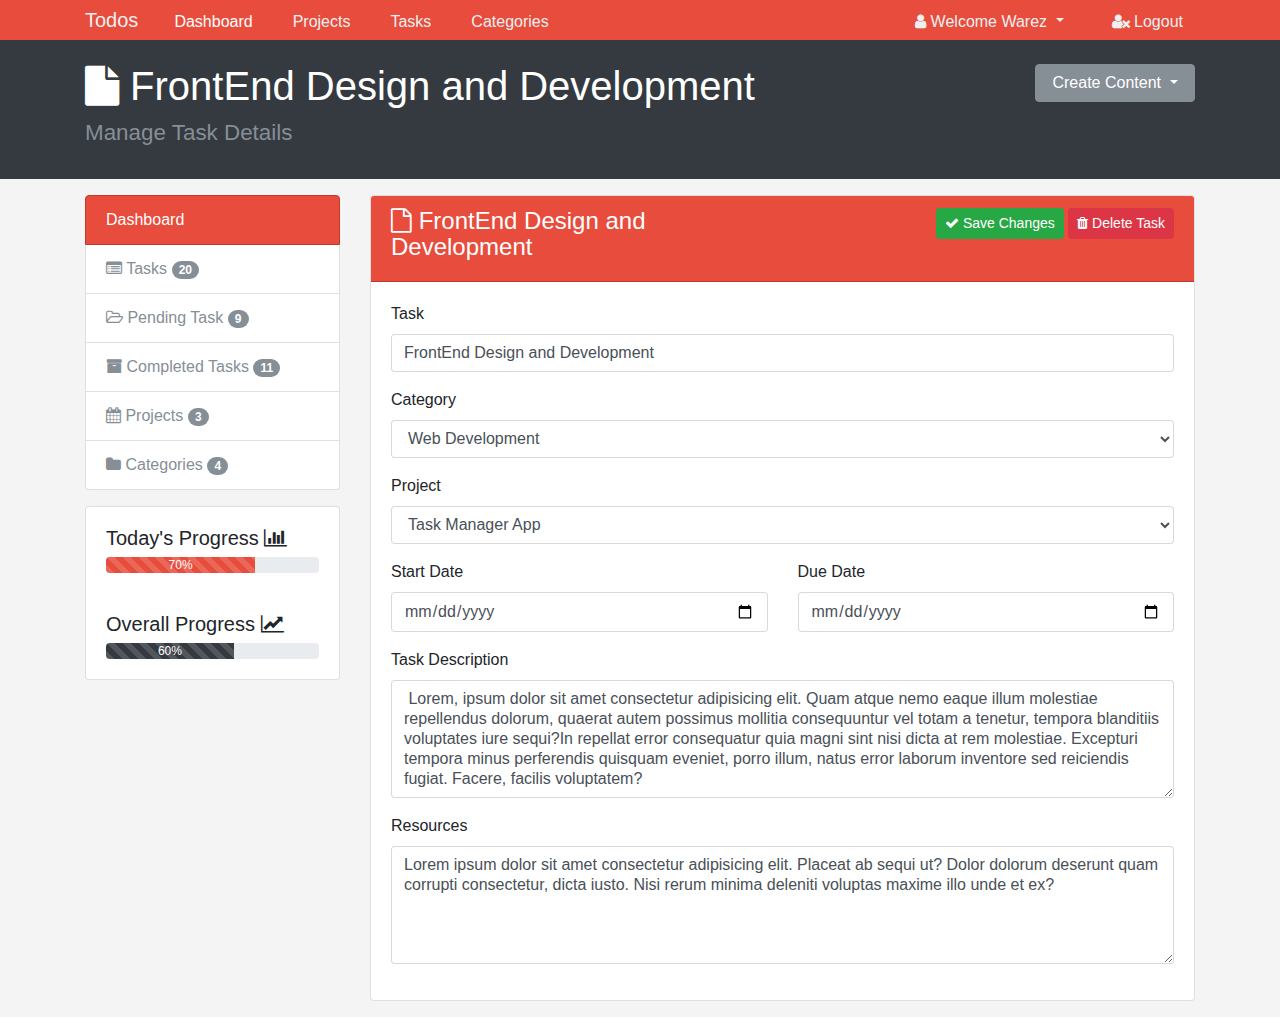
<file: tasksDetails.html>
<!DOCTYPE html>
<html lang="en">
<head>
  <meta charset="UTF-8">
  <meta name="viewport" content="width=device-width, initial-scale=1.0">
  <meta http-equiv="X-UA-Compatible" content="ie=edge">

  <link rel="stylesheet" href="css/font-awesome.min.css">
  <link rel="stylesheet" href="css/bootstrap.css">
  <link rel="stylesheet" href="css/style.css">
  <title>Todo Templates</title>
</head>
<body>
  <nav class="navbar navbar-expand-md navbar-dark main-color-bg p-0">
    <div class="container">
      <button class="navbar-toggler mr-auto ml-2" type="button" data-toggle="collapse" data-toggle="collapse" data-target="#navbarNav"> 
        <span class="navbar-toggler-icon"></span>
      </button>
      <a href="index.html" class="navbar-brand mr-3">Todos</a>

      <div class="collapse navbar-collapse" id="navbarNav">
        <ul class="navbar-nav">
          <li class="nav-item px-2">
            <a href="index.html" class="nav-link active">Dashboard</a>
          </li>
          <li class="nav-item px-2">
            <a href="projects.html" class="nav-link">Projects</a>
          </li>
          <li class="nav-item px-2">
            <a href="tasks.html" class="nav-link">Tasks</a>
          </li>
          <li class="nav-item px-2">
            <a href="categories.html" class="nav-link">Categories</a>
          </li>
        </ul>
        <ul class="navbar-nav ml-auto">
          <li class="nav-item dropdown mr-3 ml-2">
            <a href="" class="nav-link dropdown-toggle" data-toggle="dropdown">
              <i class="fa fa-user"></i> Welcome Warez
            </a>
            <div class="dropdown-menu p-0 text-light">
              <a href="profile.html" class="dropdown-item"><i class="fa fa-user-circle"></i>Profile</a>
              <a href="settings.html" class="dropdown-item"><i class="fa fa-gear"></i>Setting</a>
            </div>
          </li>
          <li class="nav-item ml-2">
            <a href="login.html" class="nav-link"> 
              <i class="fa fa-user-times"></i> Logout
            </a>
          </li>
        </ul>
      </div>
    </div>

  </nav>

  
  
  <!--HEADER SECTION -->
  <header id="main-header" class="py-4 bg-dark text-white">
    <div class="container">
      <div class="row">
        <div class="col-md-10 text-md-left">
          <h1>
            <i class="fa fa-file"></i> FrontEnd Design and Development
          </h1>
          <h3><small class="text-muted">Manage Task Details</small></h3>
        </div>
        <div class="col-md-2">
          <div class="dropdown">
            <a href="" class="btn btn-secondary nav-link dropdown-toggle" data-toggle="dropdown">
              Create Content
            </a>
            <div class="dropdown-menu p-0 text-light">
              <a href="addProject.html" class="dropdown-item"><i class="fa fa-calendar"></i> Add Project</a>
              <a href="addTask.html" class="dropdown-item"><i class="fa fa-file"></i> Add Task</a>
              <a href="addCategory.html" class="dropdown-item"><i class="fa fa-folder-o"></i> Add Category</a>
            </div>
          </div>
        </div>
      </div>
    </div>
  </header>
    
  <section id="main" class="mt-3 mb-3">
    <div class="container">
      <div class="row">
        <div class="col-md-3">
          <div class="list-group">
            <a href="#" class="list-group-item active main-color-bg">
              Dashboard
            </a>
            <a href="#" class="list-group-item list-group-item-action disabled"><i class="fa fa-list-alt"></i> Tasks  
            <span class="badge badge-pill badge-secondary">20</span>
            </a>
            <a href="#" class="list-group-item list-group-item-action disabled"><i class="fa fa-folder-open-o"></i> Pending Task 
            <span class="badge badge-pill badge-secondary">9</span>
            </a>
            <a href="#" class="list-group-item list-group-item-action disabled"><i class="fa fa-archive"></i> Completed Tasks
            <span class="badge badge-pill badge-secondary">11</span>
            </a>
            <a href="#" class="list-group-item list-group-item-action disabled"> <i class="fa fa-calendar"></i> Projects
            <span class="badge badge-pill badge-secondary">3</span>
            </a>  
            <a href="#" class="list-group-item list-group-item-action disabled"> <i class="fa fa-folder"></i> Categories
            <span class="badge badge-pill badge-secondary">4</span>
            </a>  
          </div>
          <!--Task Status Progress Bar -->
          <div class="card mt-3 mb-3">
            <div class="card-body">
              <h5>Today's Progress <i class="fa fa-bar-chart"></i></h5>
              <div class="progress">
                <div class="progress-bar progress-bar-striped main-color-bg" role="progressbar" style="width: 70%" aria-valuenow="70" aria-valuemin="0" aria-valuemax="100">70%</div>
              </div>
            </div>
            <div class="card-body">
                <h5>Overall Progress <i class="fa fa-line-chart"></i></h5>
                <div class="progress">
                  <div class="progress-bar progress-bar-striped bg-dark" role="progressbar" style="width: 60%" aria-valuenow="60" aria-valuemin="0" aria-valuemax="100">60%</div>
                </div>
              </div>
          </div>
        </div>

        <!--Add project form -->
        <div class="col-md-9">
          <div class="card">
            <div class="card-header main-color-bg">
              
              <div class="row">
                  <div class="col-md-6">
                      <h4> <i class="fa fa-file-o"></i> FrontEnd Design and Development</h4>
                  </div>
                  <div class="col-md-6 text-right">
                    <button class="btn btn-success btn-sm"> <i class="fa fa-check"></i> Save Changes</button>
                    <button class="btn btn-danger btn-sm"> <i class="fa fa-trash"></i> Delete Task</button>
                  </div>
                </div>
            </div>
            <div class="card-body">
              <form >
                <div class="form-group">
                  <label for="title" class="form-control-label">Task</label>
                  <input type="text" class="form-control" value="FrontEnd Design and Development">
                </div>
                <div class="form-group">
                  <label for="category" class="form-control-label">Category</label>
                  <select class="form-control">
                    <option selected>Web Development</option>
                    <option>Info Security</option>
                    <option>Enterprise Networking</option>
                    <option>Graphic Design</option>
                    <option>IT Service Outsourcing</option>
                  </select> 
                </div>
                <div class="form-group">
                    <label for="category" class="form-control-label">Project</label>
                    <select class="form-control">
                      <option selected>Task Manager App</option>
                      <option>-----------------</option>
                      <option>Self Task</option>
                    </select> 
                  </div>
                <div class="row">
                  <div class="col-md-6">
                    <div class="form-group">
                      <label for="title" class="form-control-label">Start Date</label>
                      <input type="date" class="form-control">
                    </div>
                  </div>
                  <div class="col-md-6">
                    <div class="form-group">
                      <label for="title" class="form-control-label">Due Date</label>
                      <input type="date" class="form-control">
                    </div>
                  </div>
                </div>    
                <div class="form-group">
                  <label for="body">Task Description</label>
                  <textarea class="form-control" rows="5" > Lorem, ipsum dolor sit amet consectetur adipisicing elit. Quam atque nemo eaque illum molestiae repellendus dolorum, quaerat autem possimus mollitia consequuntur vel totam a tenetur, tempora blanditiis voluptates iure sequi?In repellat error consequatur quia magni sint nisi dicta at rem molestiae. Excepturi tempora minus perferendis quisquam eveniet, porro illum, natus error laborum inventore sed reiciendis fugiat. Facere, facilis voluptatem? </textarea>
                </div>
                <div class="form-group">
                    <label for="body">Resources</label>
                    <textarea class="form-control" rows="5" >Lorem ipsum dolor sit amet consectetur adipisicing elit. Placeat ab sequi ut? Dolor dolorum deserunt quam corrupti consectetur, dicta iusto. Nisi rerum minima deleniti voluptas maxime illo unde et ex?</textarea>
                  </div>
              </form>         
            </div>            
          </div>          
        </div>
      </div>
    </div>
  </section> 
  

  <script src="https://code.jquery.com/jquery-3.2.1.slim.min.js" integrity="sha384-KJ3o2DKtIkvYIK3UENzmM7KCkRr/rE9/Qpg6aAZGJwFDMVNA/GpGFF93hXpG5KkN" crossorigin="anonymous"></script>
  <script src="https://cdnjs.cloudflare.com/ajax/libs/popper.js/1.12.3/umd/popper.min.js" integrity="sha384-vFJXuSJphROIrBnz7yo7oB41mKfc8JzQZiCq4NCceLEaO4IHwicKwpJf9c9IpFgh" crossorigin="anonymous"></script>
  <script src="https://maxcdn.bootstrapcdn.com/bootstrap/4.0.0-beta.2/js/bootstrap.min.js" integrity="sha384-alpBpkh1PFOepccYVYDB4do5UnbKysX5WZXm3XxPqe5iKTfUKjNkCk9SaVuEZflJ" crossorigin="anonymous"></script>
</body>
</html>
</file>
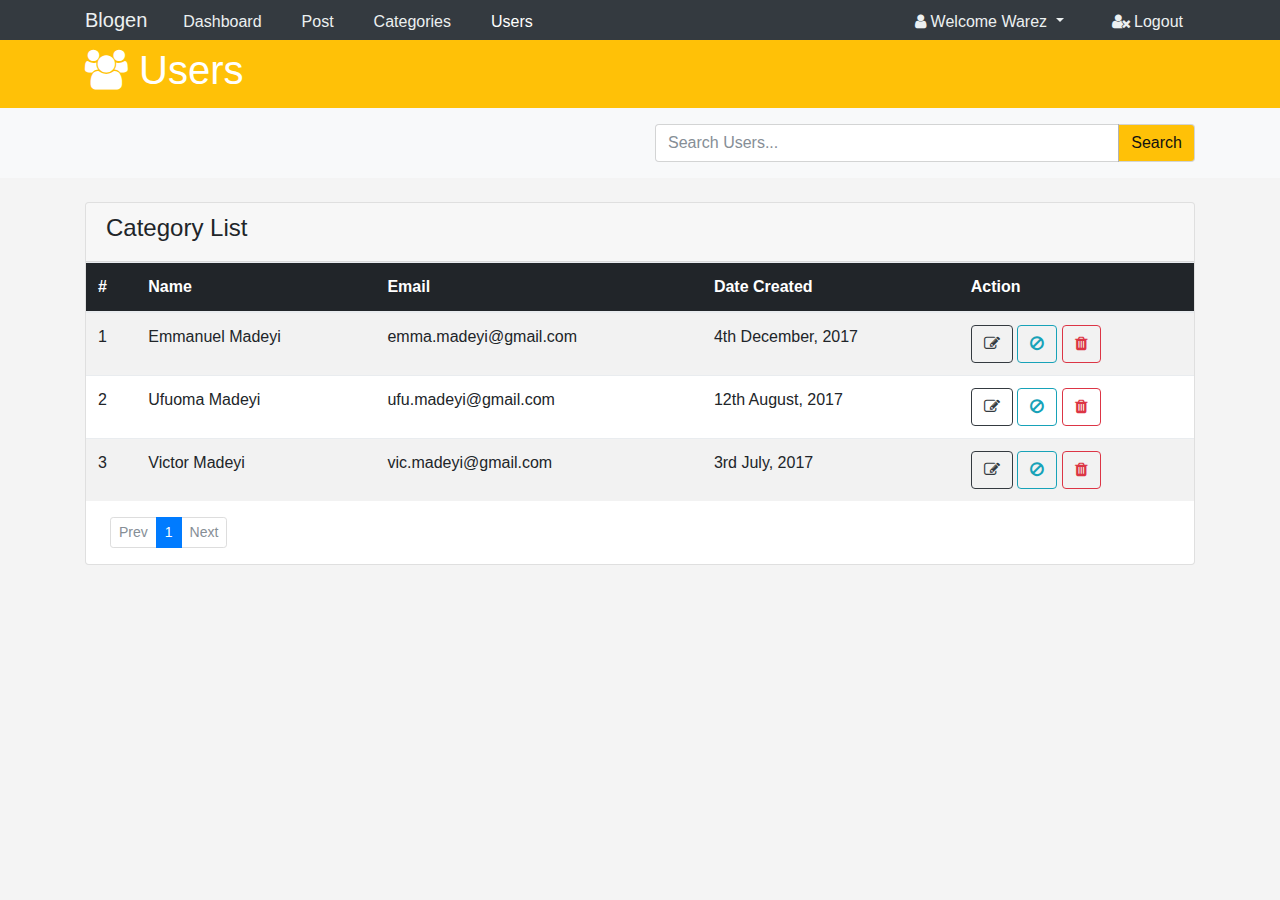
<file: users.html>
<!DOCTYPE html>
<html lang="en">
<head>
  <meta charset="UTF-8">
  <meta name="viewport" content="width=device-width, initial-scale=1.0">
  <meta http-equiv="X-UA-Compatible" content="ie=edge">

  <link rel="stylesheet" href="css/font-awesome.min.css">
  <link rel="stylesheet" href="css/bootstrap.css">
  <link rel="stylesheet" href="css/style.css">
  <title>Admin Area</title>
</head>
<body>
  <nav class="navbar navbar-expand-md navbar-dark bg-dark p-0">
    <div class="container">
      <button class="navbar-toggler mr-auto ml-2" type="button" data-toggle="collapse" data-toggle="collapse" data-target="#navbarNav">
        <span class="navbar-toggler-icon"></span>
      </button>
      <a href="index.html" class="navbar-brand mr-3">Blogen</a>

      <div class="collapse navbar-collapse" id="navbarNav">
        <ul class="navbar-nav">
          <li class="nav-item px-2">
            <a href="index.html" class="nav-link">Dashboard</a>
          </li>
          <li class="nav-item px-2">
            <a href="posts.html" class="nav-link">Post</a>
          </li><li class="nav-item px-2">
            <a href="categories.html" class="nav-link">Categories</a>
          </li>
          </li><li class="nav-item px-2">
            <a href="users.html" class="nav-link active">Users</a>
          </li>
        </ul>
        <ul class="navbar-nav ml-auto">
          <li class="nav-item dropdown mr-3 ml-2">
            <a href="" class="nav-link dropdown-toggle" data-toggle="dropdown">
              <i class="fa fa-user"></i> Welcome Warez
            </a>
            <div class="dropdown-menu p-0 text-light">
              <a href="profile.html" class="dropdown-item"><i class="fa fa-user-circle"></i>Profile</a>
              <a href="settings.html" class="dropdown-item"><i class="fa fa-gear"></i>Setting</a>
            </div>
          </li>
          <li class="nav-item ml-2">
            <a href="login.html" class="nav-link"> 
              <i class="fa fa-user-times"></i> Logout
            </a>
          </li>
        </ul>
      </div>
    </div>

  </nav>
  
  <header id="main-header" class="py-2 bg-warning text-white">
    <div class="container">
      <div class="row">
        <div class="col-md-6">
          <h1>
            <i class="fa fa-users"></i> Users
          </h1>
        </div>
      </div>
    </div>
  </header>

  <!--Actions -->
  <section id="actions" class="py-3 mb-4 bg-light">
    <div class="container">
      <div class="row">
        <div class="col-md-6 ml-auto">
          <div class="input-group">
              <input type="text" class="form-control" placeholder="Search Users...">
              <span class="input-group-btn"><button class="btn btn-warning">Search</button></span>
          </div>
        </div>
        </div>
      </div>
    </div>
  </section>


  <!--Users-->
  <section id="users" class="mb-5">
    <div class="container">
      <div class="row">
        <div class="col">
          <div class="card">
            <div class="card-header">
              <h4>Category List</h4>
            </div>
            <table class="table table-striped">
              <thead class="thead-inverse">
                <tr>
                  <th>#</th>
                  <th>Name</th>
                  <th>Email</th>
                  <th>Date Created</th>
                  <th>Action</th>
                </tr>
              </thead>
              <tbody>
                <tr>
                  <td scope="row">1</td>
                  <td>Emmanuel Madeyi</td>
                  <td>emma.madeyi@gmail.com</td>
                  <td>4th December, 2017</td>
                  <td>
                    <a href="#" class="btn btn-light btn-outline-dark" title="Edit Account"><i class="fa fa-edit"></i></a>
                    <a href="#" class="btn btn-light btn-outline-info" title="Suspend Account"><i class="fa fa-ban"></i></a> 
                    <a href="#" class="btn btn-danger btn-outline-danger" title="Delete Account"><i class="fa fa-trash"></i></a>
                  </td>
                </tr>
                <tr>
                  <td scope="row">2</td>
                  <td>Ufuoma Madeyi</td>
                  <td>ufu.madeyi@gmail.com</td>
                  <td>12th August, 2017</td>
                  <td>
                    <a href="#" class="btn btn-light btn-outline-dark" title="Edit Account"><i class="fa fa-edit"></i></a>
                    <a href="#" class="btn btn-light btn-outline-info" title="Suspend Account"><i class="fa fa-ban"></i></a> 
                    <a href="#" class="btn btn-danger btn-outline-danger" title="Delete Account"><i class="fa fa-trash"></i></a>
                  </td>
                </tr>
                <tr>
                  <td scope="row">3</td>
                  <td>Victor Madeyi</td>
                  <td>vic.madeyi@gmail.com</td>
                  <td>3rd July, 2017</td>
                  <td>
                    <a href="#" class="btn btn-light btn-outline-dark" title="Edit Account"><i class="fa fa-edit"></i></a>
                    <a href="#" class="btn btn-light btn-outline-info" title="Suspend Account"><i class="fa fa-ban"></i></a> 
                    <a href="#" class="btn btn-danger btn-outline-danger" title="Delete Account"><i class="fa fa-trash"></i></a>
                  </td>
                </tr>
              </tbody>
            </table>

            <nav class="ml-4">
              <ul class="pagination pagination-sm">
                <li class="page-item disabled"><a href="#" class="page-link">Prev</a></li>
                <li class="page-item active"><a href="#" class="page-link">1</a></li>
                <li class="page-item disabled"><a href="#" class="page-link">Next</a></li> 
              </ul>
            </nav>
          </div>
        </div>
        
      </div>
    </div>
  </section>
  
  <script src="https://code.jquery.com/jquery-3.2.1.slim.min.js" integrity="sha384-KJ3o2DKtIkvYIK3UENzmM7KCkRr/rE9/Qpg6aAZGJwFDMVNA/GpGFF93hXpG5KkN" crossorigin="anonymous"></script>
  <script src="https://cdnjs.cloudflare.com/ajax/libs/popper.js/1.12.3/umd/popper.min.js" integrity="sha384-vFJXuSJphROIrBnz7yo7oB41mKfc8JzQZiCq4NCceLEaO4IHwicKwpJf9c9IpFgh" crossorigin="anonymous"></script>
  <script src="https://maxcdn.bootstrapcdn.com/bootstrap/4.0.0-beta.2/js/bootstrap.min.js" integrity="sha384-alpBpkh1PFOepccYVYDB4do5UnbKysX5WZXm3XxPqe5iKTfUKjNkCk9SaVuEZflJ" crossorigin="anonymous"></script>
</body>
</html>
</file>
<file: css/style.css>
body {
  background: #f4f4f4; }

a.collapse-link:hover {
  text-decoration: none; }

.navbar {
  min-height: 33px !important;
  border-radius: 0px;
  margin-bottom: 0px; }

.navbar-nav > li > a {
  height: 33px;
  padding-top: 6px !important;
  padding-bottom: 6px !important; }

.navbar {
  background-color: #e74c3c; }

.navbar .navbar-brand {
  color: #ecf0f1; }

.navbar .navbar-brand:hover,
.navbar .navbar-brand:focus {
  color: #ffbbbc; }

.navbar .navbar-text {
  color: #ecf0f1; }

.navbar .navbar-nav .nav-link {
  color: #ecf0f1;
  border-radius: .25rem;
  margin: 0 0.25em; }

.navbar .navbar-nav .nav-link:not(.disabled):hover,
.navbar .navbar-nav .nav-link:not(.disabled):focus {
  color: #ffbbbc; }

.navbar .navbar-nav .nav-item.active .nav-link,
.navbar .navbar-nav .nav-item.active .nav-link:hover,
.navbar .navbar-nav .nav-item.active .nav-link:focus,
.navbar .navbar-nav .nav-item.show .nav-link,
.navbar .navbar-nav .nav-item.show .nav-link:hover,
.navbar .navbar-nav .nav-item.show .nav-link:focus {
  color: #ffbbbc;
  background-color: #c0392b; }

.navbar .navbar-toggle {
  border-color: #c0392b; }

.navbar .navbar-toggle:hover,
.navbar .navbar-toggle:focus {
  background-color: #c0392b; }

.navbar .navbar-toggle .navbar-toggler-icon {
  color: #ecf0f1; }

.navbar .navbar-collapse,
.navbar .navbar-form {
  border-color: #ecf0f1; }

.navbar .navbar-link {
  color: #ecf0f1; }

.navbar .navbar-link:hover {
  color: #ffbbbc; }

.main-color-bg {
  background-color: #e74c3c !important;
  border-color: #c0392b !important;
  color: #ffffff; }

/*Breadcrumb*/
.breadcrumb {
  background: #cccccc;
  color: #333333; }

.breadcrumb a {
  color: #333333; }
</file>
